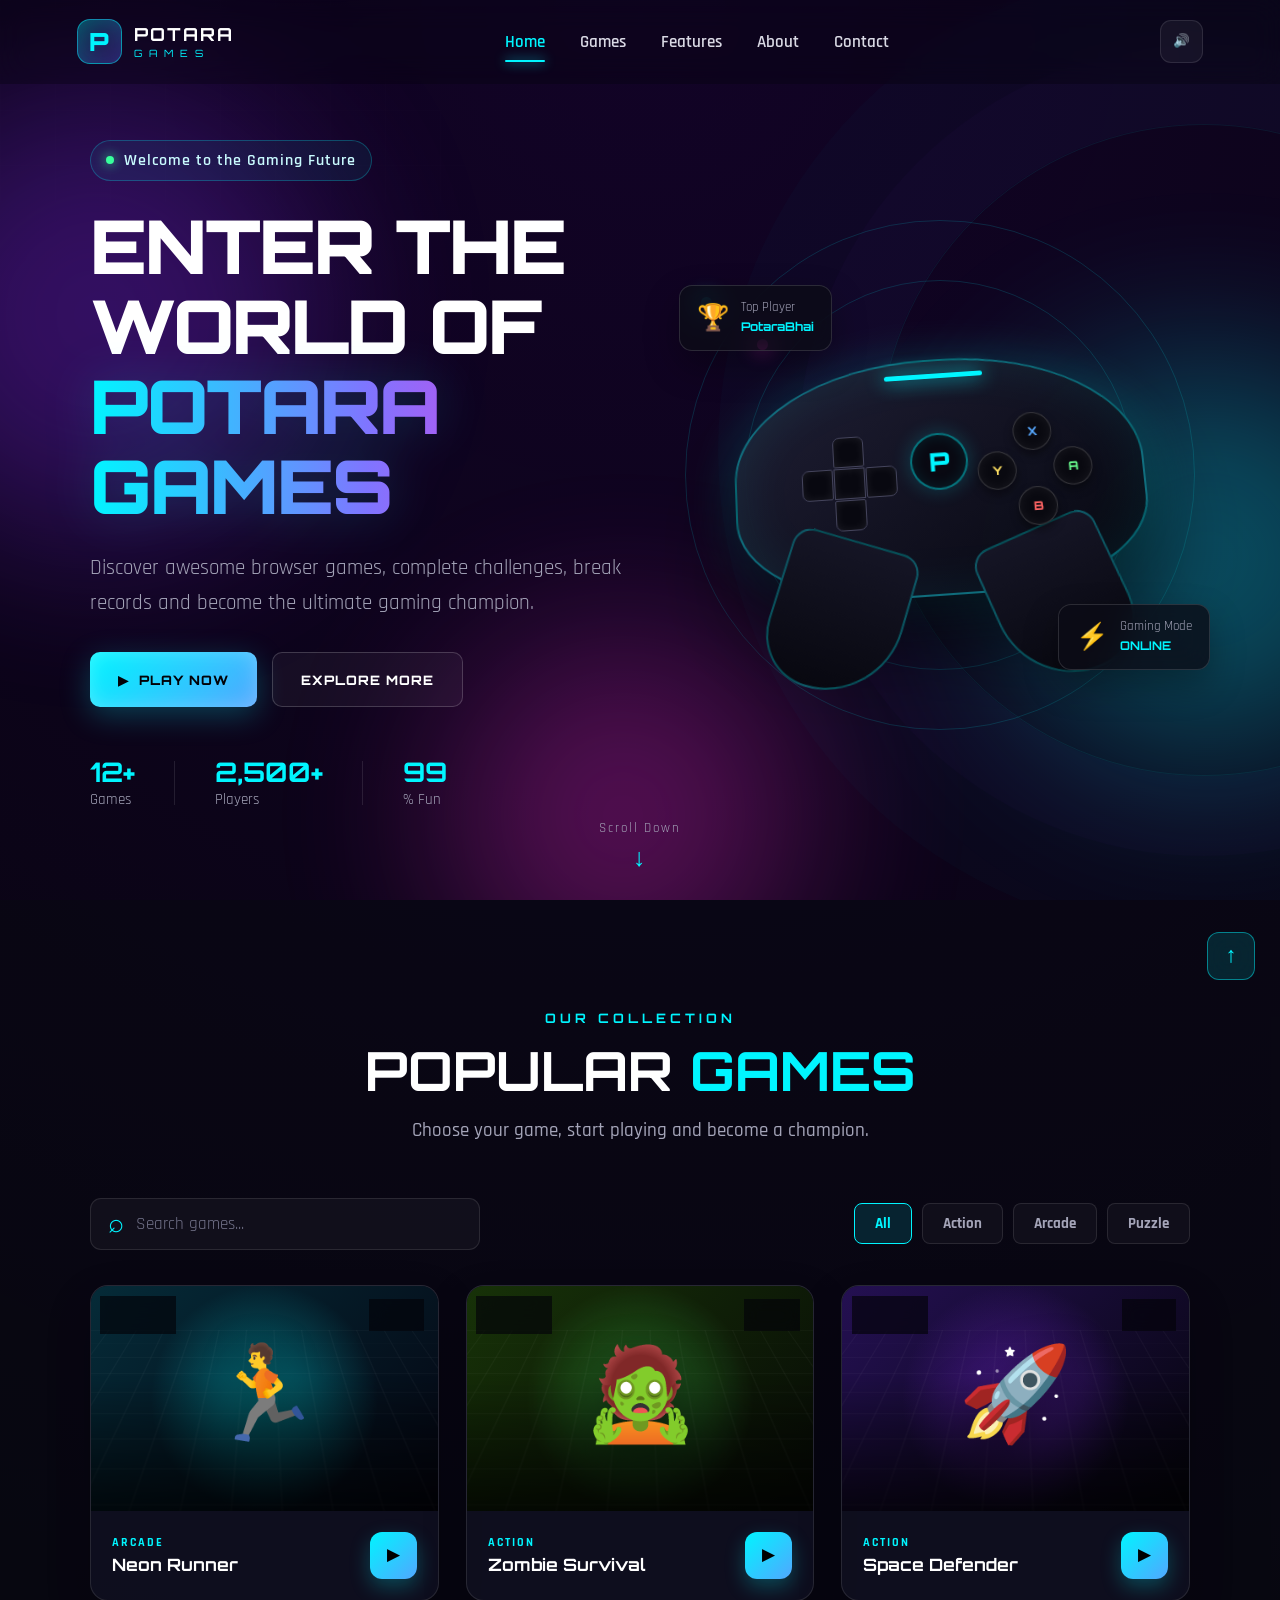
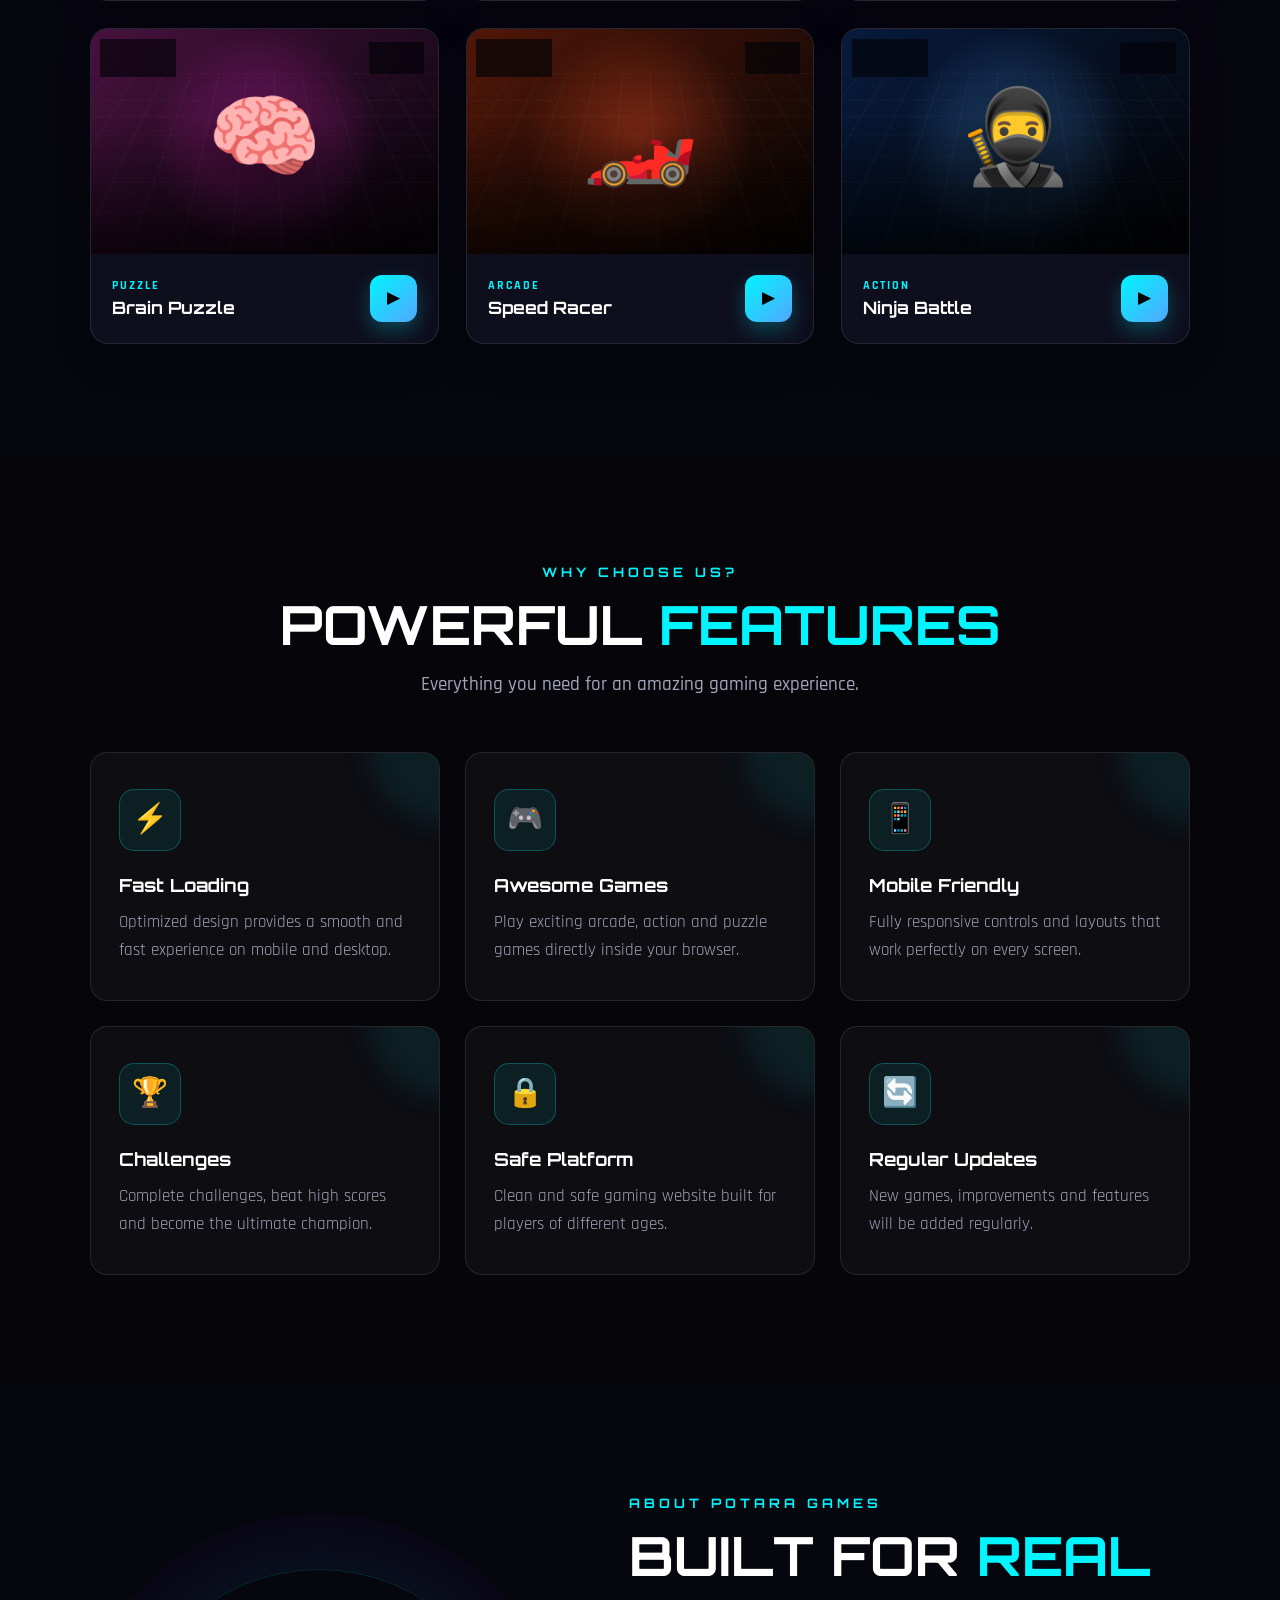
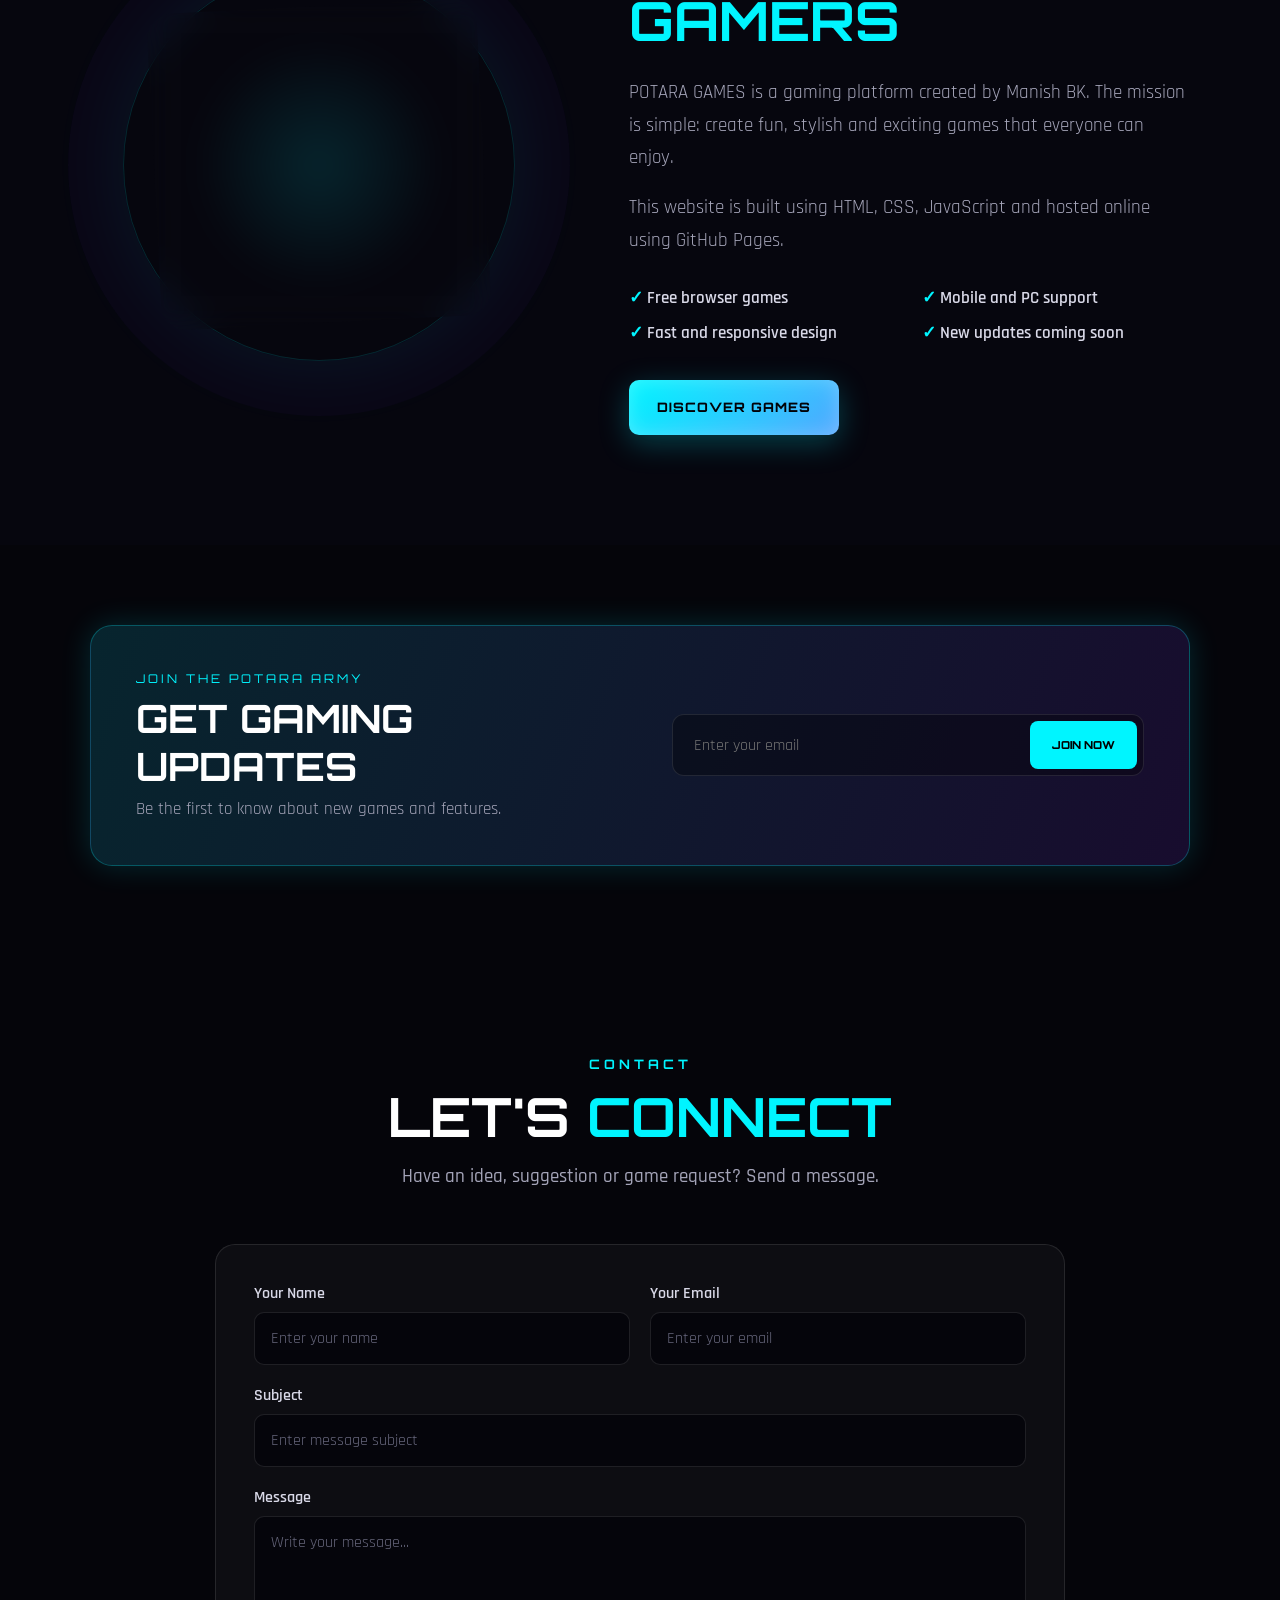
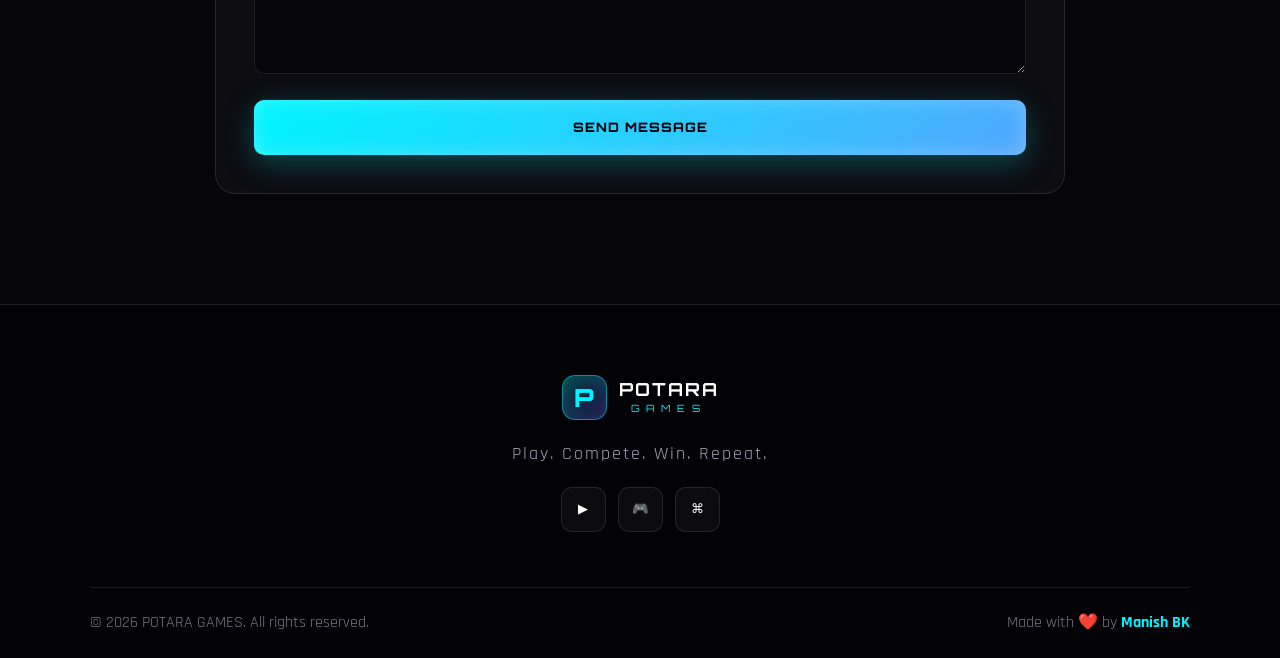
<file: index.html>
<!DOCTYPE html>
<html lang="en">
<head>
    <meta charset="UTF-8">

    <meta
        name="viewport"
        content="width=device-width, initial-scale=1.0"
    >

    <meta
        name="description"
        content="POTARA GAMES - Play amazing browser games for free."
    >

    <title>POTARA GAMES</title>

    <link rel="stylesheet" href="style.css">
</head>

<body>

    <!-- Background Effects -->
    <div class="background-effects">
        <div class="glow glow-one"></div>
        <div class="glow glow-two"></div>
        <div class="glow glow-three"></div>
    </div>

    <!-- Loading Screen -->
    <div id="loader">
        <div class="loader-logo">POTARA</div>

        <div class="loading-bar">
            <div class="loading-progress"></div>
        </div>

        <p>Loading Gaming World...</p>
    </div>

    <!-- Header -->
    <header class="header">

        <a href="#home" class="logo">
            <span class="logo-icon">P</span>

            <div>
                <h1>POTARA</h1>
                <p>GAMES</p>
            </div>
        </a>

        <nav class="navbar" id="navbar">
            <a href="#home" class="nav-link active">Home</a>
            <a href="#games" class="nav-link">Games</a>
            <a href="#features" class="nav-link">Features</a>
            <a href="#about" class="nav-link">About</a>
            <a href="#contact" class="nav-link">Contact</a>
        </nav>

        <div class="header-buttons">

            <button
                class="icon-button"
                id="soundButton"
                title="Sound"
                aria-label="Toggle Sound"
            >
                🔊
            </button>

            <button
                class="menu-button"
                id="menuButton"
                aria-label="Open Menu"
            >
                <span></span>
                <span></span>
                <span></span>
            </button>

        </div>

    </header>

    <main>

        <!-- Hero Section -->
        <section class="hero" id="home">

            <div class="hero-content">

                <div class="hero-badge">
                    <span></span>
                    Welcome to the Gaming Future
                </div>

                <h2>
                    ENTER THE WORLD OF
                    <span>POTARA GAMES</span>
                </h2>

                <p class="hero-description">
                    Discover awesome browser games, complete challenges,
                    break records and become the ultimate gaming champion.
                </p>

                <div class="hero-buttons">

                    <a href="#games" class="primary-button">
                        <span>▶</span>
                        PLAY NOW
                    </a>

                    <a href="#about" class="secondary-button">
                        EXPLORE MORE
                    </a>

                </div>

                <div class="hero-stats">

                    <div class="hero-stat">
                        <strong class="counter" data-target="12">0</strong>
                        <span>Games</span>
                    </div>

                    <div class="hero-stat">
                        <strong class="counter" data-target="2500">0</strong>
                        <span>Players</span>
                    </div>

                    <div class="hero-stat">
                        <strong class="counter" data-target="99">0</strong>
                        <span>% Fun</span>
                    </div>

                </div>

            </div>

            <div class="hero-visual">

                <div class="controller-orbit orbit-one"></div>
                <div class="controller-orbit orbit-two"></div>

                <div class="gaming-controller">
                    <div class="controller-top-light"></div>

                    <div class="left-controls">
                        <span class="up"></span>
                        <span class="left"></span>
                        <span class="center"></span>
                        <span class="right"></span>
                        <span class="down"></span>
                    </div>

                    <div class="controller-center">
                        <div class="controller-logo">P</div>
                    </div>

                    <div class="right-controls">
                        <button class="game-key key-one">X</button>
                        <button class="game-key key-two">Y</button>
                        <button class="game-key key-three">A</button>
                        <button class="game-key key-four">B</button>
                    </div>

                    <div class="controller-handle handle-left"></div>
                    <div class="controller-handle handle-right"></div>
                </div>

                <div class="floating-card floating-card-one">
                    <span>🏆</span>
                    <div>
                        <small>Top Player</small>
                        <strong>PotaraBhai</strong>
                    </div>
                </div>

                <div class="floating-card floating-card-two">
                    <span>⚡</span>
                    <div>
                        <small>Gaming Mode</small>
                        <strong>ONLINE</strong>
                    </div>
                </div>

            </div>

            <a href="#games" class="scroll-down">
                <span>Scroll Down</span>
                <div>↓</div>
            </a>

        </section>

        <!-- Games Section -->
        <section class="section games-section" id="games">

            <div class="section-heading">
                <p>OUR COLLECTION</p>
                <h2>POPULAR <span>GAMES</span></h2>
                <h3>
                    Choose your game, start playing and become a champion.
                </h3>
            </div>

            <div class="game-controls">

                <div class="search-box">
                    <span>⌕</span>

                    <input
                        type="text"
                        id="gameSearch"
                        placeholder="Search games..."
                        autocomplete="off"
                    >
                </div>

                <div class="category-buttons">
                    <button class="category-button active" data-category="all">
                        All
                    </button>

                    <button class="category-button" data-category="action">
                        Action
                    </button>

                    <button class="category-button" data-category="arcade">
                        Arcade
                    </button>

                    <button class="category-button" data-category="puzzle">
                        Puzzle
                    </button>
                </div>

            </div>

            <div class="games-grid" id="gamesGrid">

                <article
                    class="game-card"
                    data-name="Neon Runner"
                    data-category="arcade"
                >
                    <div class="game-image neon-runner">
                        <div class="game-art">🏃</div>

                        <div class="game-status">
                            <span></span>
                            ONLINE
                        </div>

                        <div class="game-rating">⭐ 4.9</div>
                    </div>

                    <div class="game-info">
                        <div>
                            <p>ARCADE</p>
                            <h3>Neon Runner</h3>
                        </div>

                        <button
                            class="play-game-button"
                            data-game="Neon Runner"
                        >
                            ▶
                        </button>
                    </div>
                </article>

                <article
                    class="game-card"
                    data-name="Zombie Survival"
                    data-category="action"
                >
                    <div class="game-image zombie-survival">
                        <div class="game-art">🧟</div>

                        <div class="game-status">
                            <span></span>
                            ONLINE
                        </div>

                        <div class="game-rating">⭐ 4.8</div>
                    </div>

                    <div class="game-info">
                        <div>
                            <p>ACTION</p>
                            <h3>Zombie Survival</h3>
                        </div>

                        <button
                            class="play-game-button"
                            data-game="Zombie Survival"
                        >
                            ▶
                        </button>
                    </div>
                </article>

                <article
                    class="game-card"
                    data-name="Space Defender"
                    data-category="action"
                >
                    <div class="game-image space-defender">
                        <div class="game-art">🚀</div>

                        <div class="game-status">
                            <span></span>
                            ONLINE
                        </div>

                        <div class="game-rating">⭐ 4.7</div>
                    </div>

                    <div class="game-info">
                        <div>
                            <p>ACTION</p>
                            <h3>Space Defender</h3>
                        </div>

                        <button
                            class="play-game-button"
                            data-game="Space Defender"
                        >
                            ▶
                        </button>
                    </div>
                </article>

                <article
                    class="game-card"
                    data-name="Brain Puzzle"
                    data-category="puzzle"
                >
                    <div class="game-image brain-puzzle">
                        <div class="game-art">🧠</div>

                        <div class="game-status">
                            <span></span>
                            ONLINE
                        </div>

                        <div class="game-rating">⭐ 4.6</div>
                    </div>

                    <div class="game-info">
                        <div>
                            <p>PUZZLE</p>
                            <h3>Brain Puzzle</h3>
                        </div>

                        <button
                            class="play-game-button"
                            data-game="Brain Puzzle"
                        >
                            ▶
                        </button>
                    </div>
                </article>

                <article
                    class="game-card"
                    data-name="Speed Racer"
                    data-category="arcade"
                >
                    <div class="game-image speed-racer">
                        <div class="game-art">🏎️</div>

                        <div class="game-status">
                            <span></span>
                            ONLINE
                        </div>

                        <div class="game-rating">⭐ 4.9</div>
                    </div>

                    <div class="game-info">
                        <div>
                            <p>ARCADE</p>
                            <h3>Speed Racer</h3>
                        </div>

                        <button
                            class="play-game-button"
                            data-game="Speed Racer"
                        >
                            ▶
                        </button>
                    </div>
                </article>

                <article
                    class="game-card"
                    data-name="Ninja Battle"
                    data-category="action"
                >
                    <div class="game-image ninja-battle">
                        <div class="game-art">🥷</div>

                        <div class="game-status">
                            <span></span>
                            ONLINE
                        </div>

                        <div class="game-rating">⭐ 4.8</div>
                    </div>

                    <div class="game-info">
                        <div>
                            <p>ACTION</p>
                            <h3>Ninja Battle</h3>
                        </div>

                        <button
                            class="play-game-button"
                            data-game="Ninja Battle"
                        >
                            ▶
                        </button>
                    </div>
                </article>

            </div>

            <p class="no-results" id="noResults">
                No games found 😭
            </p>

        </section>

        <!-- Features Section -->
        <section class="section features-section" id="features">

            <div class="section-heading">
                <p>WHY CHOOSE US?</p>
                <h2>POWERFUL <span>FEATURES</span></h2>
                <h3>
                    Everything you need for an amazing gaming experience.
                </h3>
            </div>

            <div class="features-grid">

                <article class="feature-card">
                    <div class="feature-icon">⚡</div>
                    <h3>Fast Loading</h3>
                    <p>
                        Optimized design provides a smooth and fast experience
                        on mobile and desktop.
                    </p>
                </article>

                <article class="feature-card">
                    <div class="feature-icon">🎮</div>
                    <h3>Awesome Games</h3>
                    <p>
                        Play exciting arcade, action and puzzle games directly
                        inside your browser.
                    </p>
                </article>

                <article class="feature-card">
                    <div class="feature-icon">📱</div>
                    <h3>Mobile Friendly</h3>
                    <p>
                        Fully responsive controls and layouts that work
                        perfectly on every screen.
                    </p>
                </article>

                <article class="feature-card">
                    <div class="feature-icon">🏆</div>
                    <h3>Challenges</h3>
                    <p>
                        Complete challenges, beat high scores and become the
                        ultimate champion.
                    </p>
                </article>

                <article class="feature-card">
                    <div class="feature-icon">🔒</div>
                    <h3>Safe Platform</h3>
                    <p>
                        Clean and safe gaming website built for players of
                        different ages.
                    </p>
                </article>

                <article class="feature-card">
                    <div class="feature-icon">🔄</div>
                    <h3>Regular Updates</h3>
                    <p>
                        New games, improvements and features will be added
                        regularly.
                    </p>
                </article>

            </div>

        </section>

        <!-- About Section -->
        <section class="section about-section" id="about">

            <div class="about-visual">

                <div class="about-box">
                    <div class="about-logo">P</div>

                    <h3>POTARA GAMES</h3>

                    <p>LEVEL UP YOUR WORLD</p>

                    <div class="about-lines">
                        <span></span>
                        <span></span>
                        <span></span>
                    </div>
                </div>

            </div>

            <div class="about-content">
                <p class="mini-heading">ABOUT POTARA GAMES</p>

                <h2>
                    BUILT FOR
                    <span>REAL GAMERS</span>
                </h2>

                <p>
                    POTARA GAMES is a gaming platform created by Manish BK.
                    The mission is simple: create fun, stylish and exciting
                    games that everyone can enjoy.
                </p>

                <p>
                    This website is built using HTML, CSS, JavaScript and
                    hosted online using GitHub Pages.
                </p>

                <div class="about-list">
                    <div>✓ Free browser games</div>
                    <div>✓ Mobile and PC support</div>
                    <div>✓ Fast and responsive design</div>
                    <div>✓ New updates coming soon</div>
                </div>

                <a href="#games" class="primary-button">
                    DISCOVER GAMES
                </a>
            </div>

        </section>

        <!-- Newsletter -->
        <section class="newsletter">

            <div>
                <p>JOIN THE POTARA ARMY</p>
                <h2>GET GAMING UPDATES</h2>
                <span>
                    Be the first to know about new games and features.
                </span>
            </div>

            <form class="newsletter-form" id="newsletterForm">

                <input
                    type="email"
                    id="emailInput"
                    placeholder="Enter your email"
                    required
                >

                <button type="submit">
                    JOIN NOW
                </button>

            </form>

        </section>

        <!-- Contact -->
        <section class="section contact-section" id="contact">

            <div class="section-heading">
                <p>CONTACT</p>
                <h2>LET'S <span>CONNECT</span></h2>
                <h3>
                    Have an idea, suggestion or game request? Send a message.
                </h3>
            </div>

            <form class="contact-form" id="contactForm">

                <div class="input-row">

                    <div class="input-group">
                        <label for="nameInput">Your Name</label>

                        <input
                            type="text"
                            id="nameInput"
                            placeholder="Enter your name"
                            required
                        >
                    </div>

                    <div class="input-group">
                        <label for="contactEmail">Your Email</label>

                        <input
                            type="email"
                            id="contactEmail"
                            placeholder="Enter your email"
                            required
                        >
                    </div>

                </div>

                <div class="input-group">
                    <label for="subjectInput">Subject</label>

                    <input
                        type="text"
                        id="subjectInput"
                        placeholder="Enter message subject"
                        required
                    >
                </div>

                <div class="input-group">
                    <label for="messageInput">Message</label>

                    <textarea
                        id="messageInput"
                        rows="6"
                        placeholder="Write your message..."
                        required
                    ></textarea>
                </div>

                <button class="primary-button form-button" type="submit">
                    SEND MESSAGE
                </button>

            </form>

        </section>

    </main>

    <!-- Footer -->
    <footer class="footer">

        <div class="footer-main">

            <a href="#home" class="logo">
                <span class="logo-icon">P</span>

                <div>
                    <h1>POTARA</h1>
                    <p>GAMES</p>
                </div>
            </a>

            <p>
                Play. Compete. Win. Repeat.
            </p>

            <div class="social-buttons">
                <button title="YouTube">▶</button>
                <button title="Discord">🎮</button>
                <button title="GitHub">⌘</button>
            </div>

        </div>

        <div class="footer-bottom">
            <p>
                © <span id="currentYear"></span> POTARA GAMES.
                All rights reserved.
            </p>

            <p>
                Made with ❤️ by <strong>Manish BK</strong>
            </p>
        </div>

    </footer>

    <!-- Notification -->
    <div class="notification" id="notification">
        <span id="notificationIcon">✓</span>
        <p id="notificationText">Success!</p>
    </div>

    <!-- Back To Top -->
    <button
        class="back-to-top"
        id="backToTop"
        title="Back to top"
    >
        ↑
    </button>

    <script src="script.js"></script>

</body>
</html>
</file>
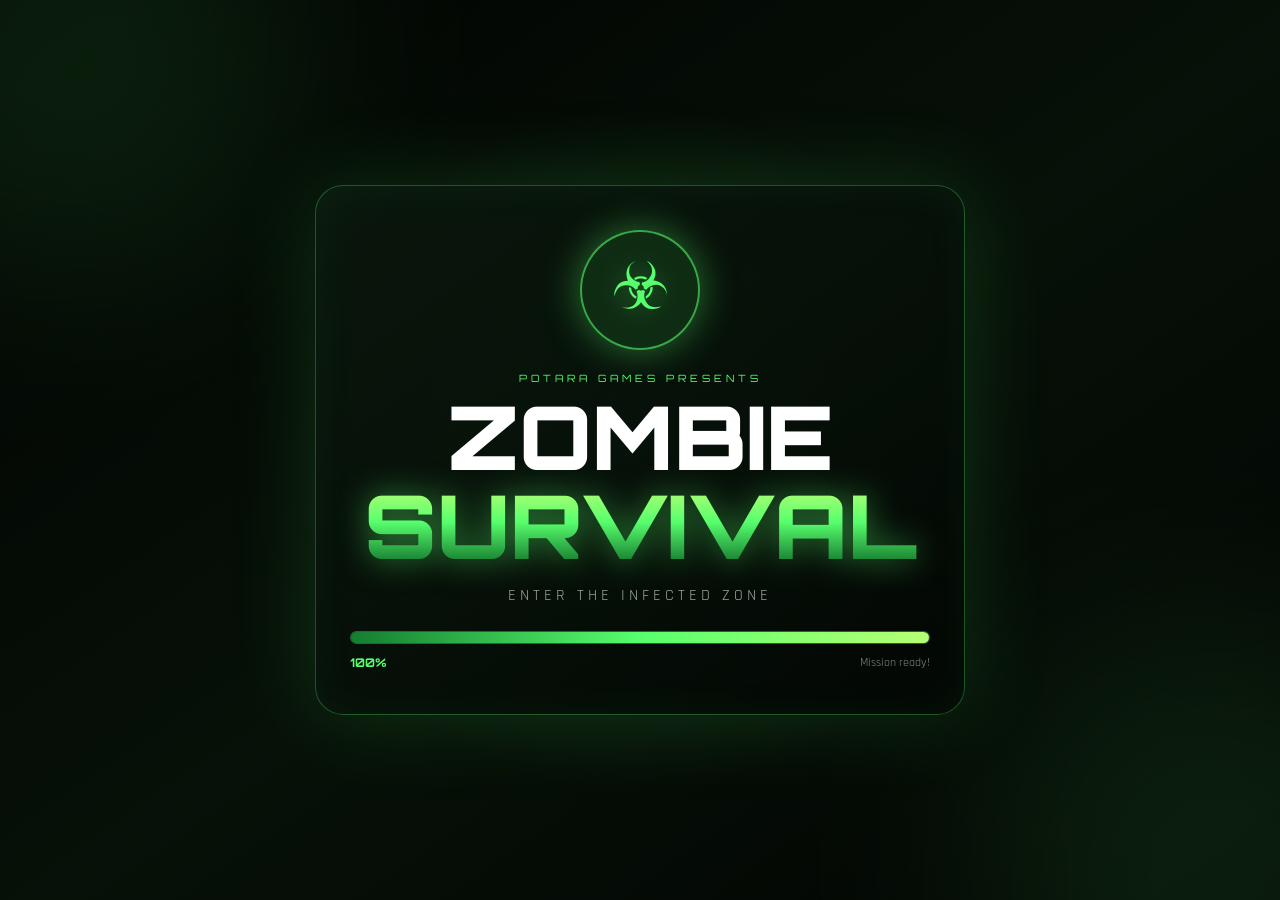
<file: games/zombie-survival/index.html>
<!DOCTYPE html>
<html lang="en">
<head>
  <meta charset="UTF-8">
  <meta name="viewport" content="width=device-width, initial-scale=1.0, maximum-scale=1.0, user-scalable=no">
  <meta name="theme-color" content="#041006">
  <title>Zombie Survival Remastered V5.4 | POTARA GAMES</title>
  <link rel="stylesheet" href="style.css">
</head>
<body>

<div id="rotateScreen">
  <div class="rotate-card">
    <div class="rotate-phone">📱</div>
    <p class="eyebrow">POTARA GAMES</p>
    <h2>ROTATE YOUR PHONE</h2>
    <p>Zombie Survival mobile par sirf landscape mode me chalega.</p>
    <span>↻ Turn your phone sideways</span>
  </div>
</div>

<div id="gameContainer">

  <div id="gameLoader">
    <div class="loader-glow one"></div>
    <div class="loader-glow two"></div>
    <div class="loader-card">
      <div class="bio-logo">☣</div>
      <p class="eyebrow">POTARA GAMES PRESENTS</p>
      <h1>ZOMBIE <span>SURVIVAL</span></h1>
      <p class="loader-subtitle">ENTER THE INFECTED ZONE</p>
      <div class="loading-track"><div id="loaderProgress"></div></div>
      <div class="loading-row">
        <strong id="loaderPercent">0%</strong>
        <span id="loaderStatus">Preparing weapons...</span>
      </div>
    </div>
  </div>

  <canvas id="gameCanvas"></canvas>
  <div id="crosshair"><span></span><span></span></div>
  <div id="damageFlash"></div>
  <div id="combatMessage"></div>

  <header class="topbar">
    <a class="back-btn" href="../../index.html">← POTARA GAMES</a>
    <div class="top-actions">
      <button id="mapButton" aria-label="Open map">🗺️</button>
      <button id="flashlightButton" aria-label="Toggle flashlight">🔦</button>
      <button id="soundButton" aria-label="Toggle sound">🔊</button>
      <button id="pauseButton" aria-label="Pause game">⏸</button>
    </div>
  </header>

  <div id="worldStatus">
    <span id="timeStatus">DAY 1 • 08:00</span>
    <strong id="weatherStatus">☀️ CLEAR</strong>
  </div>

  <section class="hud">
    <div class="health-card">
      <div class="hud-label">❤️ PLAYER HEALTH</div>
      <div class="health-track"><div id="healthFill"></div></div>
      <div class="health-meta">
        <span id="healthText">100 / 100</span>
        <span id="armorText">ARMOR: 0</span>
      </div>
    </div>

    <div class="weapon-card">
      <span id="weaponName">PISTOL</span>
      <strong id="ammoText">12</strong><small id="reserveAmmoText">/ ∞</small>
      <div id="reloadBar"><div id="reloadProgress"></div></div>
      <div class="weapon-slots">
        <button class="weapon-slot active" data-weapon="pistol">1</button>
        <button class="weapon-slot" data-weapon="smg">2</button>
        <button class="weapon-slot" data-weapon="shotgun">3</button>
      </div>
    </div>

    <div class="stats">
      <div><span>🧟</span><small>KILLS</small><strong id="killsText">0</strong></div>
      <div><span>⭐</span><small>SCORE</small><strong id="scoreText">0</strong></div>
      <div><span>🌊</span><small>WAVE</small><strong id="waveText">1</strong></div>
      <div><span>🏆</span><small>BEST</small><strong id="highScoreText">0</strong></div>
      <div><span>🪙</span><small>COINS</small><strong id="coinsText">0</strong></div>
      <div><span>💵</span><small>CASH</small><strong id="cashText">0</strong></div>
      <div><span>⚡</span><small>LEVEL</small><strong id="levelText">1</strong></div>
    </div>
  </section>


  <div id="xpPanel">
    <span>XP</span>
    <div class="xp-track">
      <div id="xpFill"></div>
    </div>
    <strong id="xpText">0 / 100</strong>
  </div>

  <canvas id="miniMap" width="150" height="150"></canvas>
  <div id="bossBar">
    <div class="boss-title">☠ MUTANT BOSS</div>
    <div class="boss-track"><div id="bossFill"></div></div>
  </div>
  <div id="waveBanner"><span>WAVE</span><strong id="waveBannerNumber">1</strong></div>

  <div class="overlay" id="startScreen">
    <div class="panel">
      <div class="bio-logo small">☣</div>
      <p class="eyebrow">POTARA GAMES ORIGINAL</p>
      <h2>ZOMBIE <span>SURVIVAL</span></h2>
      <p class="desc">Explore the infected city, survive zombie waves and become the last survivor.</p>
      <div class="controls-grid">
        <div>⌨️<b>MOVE</b><small>WASD / Arrows</small></div>
        <div>🖱️<b>AIM</b><small>Mouse</small></div>
        <div>🔫<b>SHOOT</b><small>Click / Space • V Melee</small></div>
        <div>📱<b>MOBILE</b><small>Joystick + Shoot</small></div>
      </div>
      <div class="start-actions">
        <button id="startButton" class="main-btn">▶ ENTER INFECTED ZONE</button>
        <button id="fullscreenButton" class="secondary-btn">⛶ FULLSCREEN</button>
      </div>
      <p class="version">VERSION 5.4 COMBAT EVOLUTION</p>
    </div>
  </div>

  <div class="overlay hidden" id="pauseScreen">
    <div class="panel compact">
      <p class="eyebrow">GAME PAUSED</p>
      <h2>SURVIVAL <span>PAUSED</span></h2>
      <button id="resumeButton" class="main-btn">▶ RESUME</button>
      <a href="../../index.html" class="exit-link">← EXIT TO POTARA GAMES</a>
    </div>
  </div>

  <div class="overlay hidden" id="gameOverScreen">
    <div class="panel compact">
      <p class="eyebrow danger">MISSION FAILED</p>
      <h2>GAME <span class="danger">OVER</span></h2>
      <div class="final-grid">
        <div><small>SCORE</small><strong id="finalScore">0</strong></div>
        <div><small>KILLS</small><strong id="finalKills">0</strong></div>
        <div><small>WAVE</small><strong id="finalWave">1</strong></div>
        <div><small>BEST</small><strong id="finalBest">0</strong></div>
      </div>
      <button id="restartButton" class="main-btn">🔄 PLAY AGAIN</button>
      <a href="../../index.html" class="exit-link">← BACK TO POTARA GAMES</a>
    </div>
  </div>

  
  <div class="overlay hidden" id="waveCompleteScreen">
    <div class="panel compact wave-panel">
      <p class="eyebrow">AREA SECURED</p>
      <h2>WAVE <span>COMPLETE</span></h2>

      <div class="final-grid">
        <div><small>WAVE</small><strong id="completeWave">1</strong></div>
        <div><small>KILLS</small><strong id="completeKills">0</strong></div>
        <div><small>COINS</small><strong id="completeCoins">0</strong></div>
        <div><small>SCORE</small><strong id="completeScore">0</strong></div>
      </div>

      <div class="wave-actions">
        <button id="continueWaveButton" class="main-btn">▶ NEXT WAVE</button>
        <button id="openShopButton" class="secondary-btn">🛒 OPEN SHOP</button>
      </div>
    </div>
  </div>

  <div class="overlay hidden" id="shopScreen">
    <div class="panel shop-panel">
      <div class="shop-head">
        <div>
          <p class="eyebrow">POTARA ARMORY</p>
          <h2>WEAPON <span>SHOP</span></h2>
        </div>
        <div class="shop-coins">🪙 <strong id="shopCoins">0</strong></div>
      </div>

      <div class="shop-grid">
        <article class="shop-item">
          <div class="shop-icon">🔫</div>
          <h3>PISTOL DAMAGE</h3>
          <p>Increase pistol damage.</p>
          <span id="pistolDamageLevel">Level 1</span>
          <button data-upgrade="pistolDamage">BUY — <b id="pistolDamageCost">40</b> 🪙</button>
        </article>

        <article class="shop-item">
          <div class="shop-icon">⚡</div>
          <h3>SMG FIRE RATE</h3>
          <p>Shoot faster with the SMG.</p>
          <span id="smgRateLevel">Level 1</span>
          <button data-upgrade="smgRate">BUY — <b id="smgRateCost">60</b> 🪙</button>
        </article>

        <article class="shop-item">
          <div class="shop-icon">💥</div>
          <h3>SHOTGUN POWER</h3>
          <p>More pellet damage.</p>
          <span id="shotgunPowerLevel">Level 1</span>
          <button data-upgrade="shotgunPower">BUY — <b id="shotgunPowerCost">75</b> 🪙</button>
        </article>

        <article class="shop-item">
          <div class="shop-icon">❤️</div>
          <h3>MAX HEALTH</h3>
          <p>Increase maximum health.</p>
          <span id="maxHealthLevel">Level 1</span>
          <button data-upgrade="maxHealth">BUY — <b id="maxHealthCost">50</b> 🪙</button>
        </article>

        <article class="shop-item">
          <div class="shop-icon">🛡️</div>
          <h3>STARTING ARMOR</h3>
          <p>Start every run with armor.</p>
          <span id="armorLevel">Level 0</span>
          <button data-upgrade="armor">BUY — <b id="armorCost">55</b> 🪙</button>
        </article>

        <article class="shop-item">
          <div class="shop-icon">🏃</div>
          <h3>MOVE SPEED</h3>
          <p>Move faster across the city.</p>
          <span id="speedLevel">Level 1</span>
          <button data-upgrade="speed">BUY — <b id="speedCost">65</b> 🪙</button>
        </article>
      </div>

      <div class="shop-footer">
        <button id="closeShopButton" class="main-btn">▶ CONTINUE SURVIVAL</button>
      </div>
    </div>
  </div>


  
  <div id="questTracker">
    <span>ACTIVE QUEST</span>
    <strong id="questTitle">No active quest</strong>
    <small id="questProgress">Talk to the Quest Officer</small>
  </div>

  <div class="overlay hidden" id="npcShopScreen">
    <div class="panel npc-shop-panel">
      <div class="npc-shop-head">
        <div>
          <p class="eyebrow" id="npcShopEyebrow">CITY TRADER</p>
          <h2 id="npcShopTitle">SUPPLY <span>SHOP</span></h2>
        </div>
        <div class="npc-shop-cash">💵 <strong id="npcShopCash">0</strong></div>
      </div>

      <p class="npc-dialogue" id="npcDialogue">
        Supplies are limited. Spend wisely.
      </p>

      <div class="npc-shop-grid" id="npcShopGrid"></div>

      <button id="closeNpcShopButton" class="main-btn">← LEAVE SHOP</button>
    </div>
  </div>

  <div class="overlay hidden" id="questScreen">
    <div class="panel quest-panel">
      <div class="quest-head">
        <div>
          <p class="eyebrow">CITY SURVIVAL NETWORK</p>
          <h2>QUEST <span>CENTER</span></h2>
        </div>
        <button id="closeQuestButton" class="inventory-close">✕</button>
      </div>

      <p class="npc-dialogue">
        Complete missions to earn cash and rare supplies.
      </p>

      <div class="quest-list" id="questList"></div>
    </div>
  </div>

  
  <div class="overlay hidden" id="worldMapScreen">
    <div class="panel world-map-panel">
      <div class="world-map-head">
        <div>
          <p class="eyebrow">INFECTED CITY NAVIGATION</p>
          <h2>WORLD <span>MAP</span></h2>
        </div>
        <button id="closeWorldMapButton" class="inventory-close">✕</button>
      </div>

      <p class="map-help">
        Click any building to set a waypoint. Press M to close.
      </p>

      <div class="world-map-wrap">
        <canvas id="worldMapCanvas" width="900" height="620"></canvas>
      </div>

      <div class="map-legend">
        <span class="legend hospital">H Hospital</span>
        <span class="legend police">P Police</span>
        <span class="legend weapon">G Weapon Shop</span>
        <span class="legend store">S General Store</span>
        <span class="legend safe">⌂ Safe House</span>
        <span class="legend gas">⛽ Gas Station</span>
        <span class="legend warehouse">W Warehouse</span>
        <span class="legend quest">! Quest Center</span>
      </div>

      <button id="clearWaypointButton" class="secondary-btn">
        ✕ CLEAR WAYPOINT
      </button>
    </div>
  </div>

  <div id="missionPanel">
    <span>MISSION</span>
    <strong id="missionText">Search a building for supplies</strong>
  </div>

  <div id="interactPrompt">
    <kbd>E</kbd>
    <span id="interactText">ENTER BUILDING</span>
  </div>

  <div class="overlay hidden" id="inventoryScreen">
    <div class="panel inventory-panel">
      <div class="inventory-head">
        <div>
          <p class="eyebrow">SURVIVOR EQUIPMENT</p>
          <h2>INVEN<span>TORY</span></h2>
        </div>
        <button id="closeInventoryButton" class="inventory-close">✕</button>
      </div>

      <div class="inventory-layout">
        <section class="inventory-grid" id="inventoryGrid"></section>

        <aside class="inventory-info">
          <div class="inventory-character">🧍‍♂️</div>
          <h3 id="selectedItemName">SELECT AN ITEM</h3>
          <p id="selectedItemDescription">
            Loot buildings and crates to collect survival supplies.
          </p>
          <button id="useItemButton" disabled>USE ITEM</button>
        </aside>
      </div>

      <p class="inventory-help">
        PC: TAB / I to close • Mobile: tap the backpack button
      </p>
    </div>
  </div>

<div class="mobile-controls">
    <div id="joystickArea">
      <div class="joystick-base">
        <div id="joystickStick"></div>
      </div>
    </div>
    <div class="mobile-actions">
      <button id="meleeButton">🔪<span>MELEE</span></button>
      <button id="inventoryButton">🎒<span>BAG</span></button>
      <button id="interactButton">✋<span>USE</span></button>
      <button id="weaponButton">🔁<span>WEAPON</span></button>
      <button id="reloadButton">↻<span>RELOAD</span></button>
      <button id="shootButton">🔫<span>SHOOT</span></button>
    </div>
  </div>

</div>

<script src="script.js"></script>
</body>
</html>
</file>
<file: style.css>
@import url(
    "https://fonts.googleapis.com/css2?family=Orbitron:wght@400;500;600;700;800;900&family=Rajdhani:wght@400;500;600;700&display=swap"
);

:root {
    --primary: #00f5ff;
    --secondary: #8b2cff;
    --pink: #ff2bd6;
    --green: #38ff9c;
    --dark: #05050a;
    --dark-two: #090913;
    --card: rgba(18, 18, 34, 0.82);
    --border: rgba(255, 255, 255, 0.1);
    --white: #ffffff;
    --muted: #a4a4b8;
    --shadow: 0 0 30px rgba(0, 245, 255, 0.16);
}

* {
    margin: 0;
    padding: 0;
    box-sizing: border-box;
}

html {
    scroll-behavior: smooth;
}

body {
    min-height: 100vh;
    overflow-x: hidden;
    background:
        radial-gradient(
            circle at top,
            rgba(38, 0, 82, 0.4),
            transparent 35%
        ),
        var(--dark);
    color: var(--white);
    font-family: "Rajdhani", Arial, sans-serif;
}

button,
input,
textarea {
    font-family: inherit;
}

button,
a {
    -webkit-tap-highlight-color: transparent;
}

button {
    color: inherit;
}

a {
    color: inherit;
    text-decoration: none;
}

::selection {
    background: var(--primary);
    color: #000;
}

::-webkit-scrollbar {
    width: 9px;
}

::-webkit-scrollbar-track {
    background: #05050a;
}

::-webkit-scrollbar-thumb {
    border-radius: 10px;
    background: linear-gradient(
        var(--primary),
        var(--secondary)
    );
}

/* Loader */

#loader {
    position: fixed;
    inset: 0;
    z-index: 99999;
    display: flex;
    flex-direction: column;
    justify-content: center;
    align-items: center;
    background: #030307;
    transition:
        opacity 0.5s ease,
        visibility 0.5s ease;
}

#loader.hide-loader {
    opacity: 0;
    visibility: hidden;
}

.loader-logo {
    font-family: "Orbitron", sans-serif;
    font-size: clamp(42px, 8vw, 85px);
    font-weight: 900;
    letter-spacing: 8px;
    color: transparent;
    -webkit-text-stroke: 2px var(--primary);
    filter: drop-shadow(0 0 16px var(--primary));
    animation: loaderPulse 1.2s infinite alternate;
}

.loading-bar {
    width: min(330px, 75vw);
    height: 7px;
    margin-top: 30px;
    overflow: hidden;
    border: 1px solid rgba(0, 245, 255, 0.4);
    border-radius: 20px;
    background: #111;
}

.loading-progress {
    width: 0;
    height: 100%;
    border-radius: 20px;
    background: linear-gradient(
        90deg,
        var(--primary),
        var(--secondary),
        var(--pink)
    );
    animation: loading 1.8s forwards;
}

#loader p {
    margin-top: 15px;
    color: var(--muted);
    letter-spacing: 2px;
}

@keyframes loaderPulse {
    to {
        filter:
            drop-shadow(0 0 25px var(--primary))
            drop-shadow(0 0 45px var(--secondary));
    }
}

@keyframes loading {
    to {
        width: 100%;
    }
}

/* Background */

.background-effects {
    position: fixed;
    inset: 0;
    z-index: -5;
    overflow: hidden;
    pointer-events: none;
}

.background-effects::before {
    content: "";
    position: absolute;
    inset: 0;
    opacity: 0.12;
    background-image:
        linear-gradient(
            rgba(255, 255, 255, 0.04) 1px,
            transparent 1px
        ),
        linear-gradient(
            90deg,
            rgba(255, 255, 255, 0.04) 1px,
            transparent 1px
        );
    background-size: 55px 55px;
    mask-image: linear-gradient(
        to bottom,
        black,
        transparent 90%
    );
}

.glow {
    position: absolute;
    border-radius: 50%;
    filter: blur(90px);
    opacity: 0.3;
    animation: glowMove 10s ease-in-out infinite alternate;
}

.glow-one {
    top: 10%;
    left: -10%;
    width: 450px;
    height: 450px;
    background: var(--secondary);
}

.glow-two {
    top: 40%;
    right: -10%;
    width: 400px;
    height: 400px;
    background: var(--primary);
    animation-delay: 2s;
}

.glow-three {
    bottom: -10%;
    left: 35%;
    width: 350px;
    height: 350px;
    background: var(--pink);
    animation-delay: 4s;
}

@keyframes glowMove {
    to {
        transform: translate(80px, 70px) scale(1.2);
    }
}

/* Header */

.header {
    position: fixed;
    top: 0;
    left: 0;
    z-index: 1000;
    width: 100%;
    height: 84px;
    display: flex;
    justify-content: space-between;
    align-items: center;
    padding: 0 6%;
    border-bottom: 1px solid transparent;
    background: rgba(5, 5, 10, 0.3);
    backdrop-filter: blur(14px);
    transition: 0.3s ease;
}

.header.scrolled {
    height: 72px;
    border-color: var(--border);
    background: rgba(5, 5, 10, 0.88);
    box-shadow: 0 10px 40px rgba(0, 0, 0, 0.35);
}

.logo {
    display: flex;
    align-items: center;
    gap: 12px;
}

.logo-icon {
    width: 45px;
    height: 45px;
    display: grid;
    place-items: center;
    border: 1px solid rgba(0, 245, 255, 0.5);
    border-radius: 13px;
    background:
        linear-gradient(
            135deg,
            rgba(0, 245, 255, 0.25),
            rgba(139, 44, 255, 0.25)
        );
    box-shadow: inset 0 0 20px rgba(0, 245, 255, 0.15);
    color: var(--primary);
    font-family: "Orbitron", sans-serif;
    font-size: 25px;
    font-weight: 900;
}

.logo h1 {
    color: var(--white);
    font-family: "Orbitron", sans-serif;
    font-size: 18px;
    line-height: 1;
    letter-spacing: 2px;
}

.logo p {
    margin-top: 4px;
    color: var(--primary);
    font-family: "Orbitron", sans-serif;
    font-size: 10px;
    letter-spacing: 7px;
}

.navbar {
    display: flex;
    align-items: center;
    gap: 35px;
}

.nav-link {
    position: relative;
    color: #d9d9e4;
    font-size: 17px;
    font-weight: 600;
    transition: color 0.3s;
}

.nav-link::after {
    content: "";
    position: absolute;
    left: 50%;
    bottom: -9px;
    width: 0;
    height: 2px;
    border-radius: 5px;
    background: var(--primary);
    box-shadow: 0 0 12px var(--primary);
    transform: translateX(-50%);
    transition: width 0.3s;
}

.nav-link:hover,
.nav-link.active {
    color: var(--primary);
}

.nav-link:hover::after,
.nav-link.active::after {
    width: 100%;
}

.header-buttons {
    display: flex;
    align-items: center;
    gap: 12px;
}

.icon-button,
.menu-button {
    width: 43px;
    height: 43px;
    border: 1px solid var(--border);
    border-radius: 11px;
    background: rgba(255, 255, 255, 0.05);
    cursor: pointer;
    transition: 0.3s;
}

.icon-button:hover,
.menu-button:hover {
    border-color: var(--primary);
    box-shadow: 0 0 18px rgba(0, 245, 255, 0.25);
}

.menu-button {
    display: none;
    flex-direction: column;
    justify-content: center;
    align-items: center;
    gap: 5px;
}

.menu-button span {
    width: 21px;
    height: 2px;
    border-radius: 2px;
    background: var(--white);
    transition: 0.3s;
}

.menu-button.active span:nth-child(1) {
    transform: translateY(7px) rotate(45deg);
}

.menu-button.active span:nth-child(2) {
    opacity: 0;
}

.menu-button.active span:nth-child(3) {
    transform: translateY(-7px) rotate(-45deg);
}

/* Hero */

.hero {
    position: relative;
    min-height: 100vh;
    display: grid;
    grid-template-columns: 1.05fr 0.95fr;
    align-items: center;
    gap: 45px;
    padding: 130px 7% 80px;
    overflow: hidden;
}

.hero::after {
    content: "";
    position: absolute;
    right: -250px;
    top: 50%;
    z-index: -1;
    width: 650px;
    height: 650px;
    border: 1px solid rgba(0, 245, 255, 0.08);
    border-radius: 50%;
    transform: translateY(-50%);
    box-shadow:
        0 0 0 80px rgba(139, 44, 255, 0.025),
        0 0 0 160px rgba(0, 245, 255, 0.018);
}

.hero-content {
    max-width: 730px;
}

.hero-badge {
    width: fit-content;
    display: flex;
    align-items: center;
    gap: 10px;
    margin-bottom: 25px;
    padding: 9px 15px;
    border: 1px solid rgba(0, 245, 255, 0.25);
    border-radius: 30px;
    background: rgba(0, 245, 255, 0.06);
    color: #c9fbff;
    font-weight: 600;
    letter-spacing: 1px;
}

.hero-badge span {
    width: 8px;
    height: 8px;
    border-radius: 50%;
    background: var(--green);
    box-shadow: 0 0 12px var(--green);
    animation: blink 1.2s infinite;
}

@keyframes blink {
    50% {
        opacity: 0.3;
    }
}

.hero h2 {
    font-family: "Orbitron", sans-serif;
    font-size: clamp(42px, 5.8vw, 82px);
    font-weight: 900;
    line-height: 1.08;
    letter-spacing: -2px;
}

.hero h2 span {
    display: block;
    color: transparent;
    background: linear-gradient(
        90deg,
        var(--primary),
        #7f75ff,
        var(--pink)
    );
    -webkit-background-clip: text;
    background-clip: text;
    filter: drop-shadow(0 0 25px rgba(0, 245, 255, 0.18));
}

.hero-description {
    max-width: 650px;
    margin: 25px 0 32px;
    color: var(--muted);
    font-size: 21px;
    line-height: 1.65;
}

.hero-buttons {
    display: flex;
    flex-wrap: wrap;
    gap: 15px;
}

.primary-button,
.secondary-button {
    min-height: 55px;
    display: inline-flex;
    justify-content: center;
    align-items: center;
    gap: 10px;
    padding: 0 28px;
    border-radius: 10px;
    font-family: "Orbitron", sans-serif;
    font-size: 13px;
    font-weight: 800;
    letter-spacing: 1px;
    cursor: pointer;
    transition:
        transform 0.3s,
        box-shadow 0.3s,
        border-color 0.3s;
}

.primary-button {
    border: none;
    background: linear-gradient(
        135deg,
        var(--primary),
        #51a7ff
    );
    box-shadow:
        0 8px 30px rgba(0, 245, 255, 0.25),
        inset 0 0 20px rgba(255, 255, 255, 0.25);
    color: #020207;
}

.secondary-button {
    border: 1px solid rgba(255, 255, 255, 0.18);
    background: rgba(255, 255, 255, 0.045);
    color: var(--white);
}

.primary-button:hover,
.secondary-button:hover {
    transform: translateY(-5px);
}

.primary-button:hover {
    box-shadow:
        0 15px 45px rgba(0, 245, 255, 0.42),
        inset 0 0 20px rgba(255, 255, 255, 0.3);
}

.secondary-button:hover {
    border-color: var(--primary);
    box-shadow: 0 10px 35px rgba(0, 245, 255, 0.14);
}

.hero-stats {
    display: flex;
    gap: 40px;
    margin-top: 48px;
}

.hero-stat {
    position: relative;
    padding-right: 40px;
}

.hero-stat:not(:last-child)::after {
    content: "";
    position: absolute;
    right: 0;
    top: 10%;
    width: 1px;
    height: 80%;
    background: var(--border);
}

.hero-stat strong {
    display: block;
    color: var(--primary);
    font-family: "Orbitron", sans-serif;
    font-size: 27px;
}

.hero-stat span {
    color: var(--muted);
    font-size: 15px;
}

/* Controller */

.hero-visual {
    position: relative;
    min-height: 540px;
    display: grid;
    place-items: center;
    perspective: 1000px;
}

.gaming-controller {
    position: relative;
    z-index: 3;
    width: 410px;
    height: 240px;
    border: 2px solid rgba(0, 245, 255, 0.38);
    border-radius: 48% 48% 36% 36%;
    background:
        linear-gradient(
            145deg,
            rgba(32, 32, 54, 0.95),
            rgba(5, 5, 13, 0.97)
        );
    box-shadow:
        0 45px 90px rgba(0, 0, 0, 0.65),
        0 0 50px rgba(0, 245, 255, 0.2),
        inset 0 0 55px rgba(0, 245, 255, 0.08);
    transform: rotateX(10deg) rotateZ(-4deg);
    animation: controllerFloat 4s ease-in-out infinite;
}

.gaming-controller::before,
.gaming-controller::after {
    content: "";
    position: absolute;
    bottom: -88px;
    z-index: -1;
    width: 125px;
    height: 145px;
    border: 2px solid rgba(0, 245, 255, 0.3);
    background: linear-gradient(
        to bottom,
        #151525,
        #080810
    );
}

.gaming-controller::before {
    left: 30px;
    border-radius: 20px 20px 80px 55px;
    transform: rotate(20deg);
}

.gaming-controller::after {
    right: 30px;
    border-radius: 20px 20px 55px 80px;
    transform: rotate(-20deg);
}

@keyframes controllerFloat {
    0%,
    100% {
        transform:
            rotateX(10deg)
            rotateZ(-4deg)
            translateY(0);
    }

    50% {
        transform:
            rotateX(8deg)
            rotateZ(-2deg)
            translateY(-18px);
    }
}

.controller-top-light {
    position: absolute;
    top: 13px;
    left: 50%;
    width: 100px;
    height: 5px;
    border-radius: 10px;
    background: var(--primary);
    box-shadow: 0 0 20px var(--primary);
    transform: translateX(-50%);
}

.left-controls {
    position: absolute;
    left: 65px;
    top: 73px;
    width: 95px;
    height: 95px;
}

.left-controls span {
    position: absolute;
    width: 31px;
    height: 31px;
    border: 1px solid #44445c;
    background: #080810;
    box-shadow: inset 0 0 10px rgba(255, 255, 255, 0.08);
}

.left-controls .up {
    top: 0;
    left: 32px;
    border-radius: 7px 7px 2px 2px;
}

.left-controls .left {
    left: 0;
    top: 32px;
    border-radius: 7px 2px 2px 7px;
}

.left-controls .center {
    top: 32px;
    left: 32px;
}

.left-controls .right {
    right: 0;
    top: 32px;
    border-radius: 2px 7px 7px 2px;
}

.left-controls .down {
    bottom: 0;
    left: 32px;
    border-radius: 2px 2px 7px 7px;
}

.controller-center {
    position: absolute;
    left: 50%;
    top: 75px;
    transform: translateX(-50%);
}

.controller-logo {
    width: 58px;
    height: 58px;
    display: grid;
    place-items: center;
    border: 2px solid rgba(0, 245, 255, 0.45);
    border-radius: 50%;
    background: #090912;
    box-shadow:
        0 0 20px rgba(0, 245, 255, 0.2),
        inset 0 0 15px rgba(0, 245, 255, 0.1);
    color: var(--primary);
    font-family: "Orbitron", sans-serif;
    font-size: 26px;
    font-weight: 900;
}

.right-controls {
    position: absolute;
    right: 50px;
    top: 60px;
    width: 115px;
    height: 115px;
}

.game-key {
    position: absolute;
    width: 39px;
    height: 39px;
    border: 1px solid rgba(255, 255, 255, 0.18);
    border-radius: 50%;
    background: #090910;
    font-family: "Orbitron", sans-serif;
    font-size: 12px;
    font-weight: 800;
    cursor: pointer;
    box-shadow:
        inset 0 0 13px rgba(255, 255, 255, 0.06),
        0 5px 10px rgba(0, 0, 0, 0.4);
    transition: transform 0.15s;
}

.game-key:active {
    transform: scale(0.86);
}

.key-one {
    top: 0;
    left: 38px;
    color: #57a8ff;
}

.key-two {
    top: 38px;
    left: 0;
    color: #ffe062;
}

.key-three {
    top: 38px;
    right: 0;
    color: #69ff8f;
}

.key-four {
    bottom: 0;
    left: 38px;
    color: #ff6464;
}

.controller-orbit {
    position: absolute;
    border: 1px solid rgba(0, 245, 255, 0.15);
    border-radius: 50%;
    animation: orbitRotate 15s linear infinite;
}

.controller-orbit::before {
    content: "";
    position: absolute;
    top: 15%;
    left: 3%;
    width: 11px;
    height: 11px;
    border-radius: 50%;
    background: var(--primary);
    box-shadow: 0 0 20px var(--primary);
}

.orbit-one {
    width: 510px;
    height: 510px;
}

.orbit-two {
    width: 390px;
    height: 390px;
    animation-direction: reverse;
    animation-duration: 11s;
}

.orbit-two::before {
    background: var(--pink);
    box-shadow: 0 0 20px var(--pink);
}

@keyframes orbitRotate {
    to {
        transform: rotate(360deg);
    }
}

.floating-card {
    position: absolute;
    z-index: 5;
    display: flex;
    align-items: center;
    gap: 12px;
    padding: 13px 17px;
    border: 1px solid rgba(255, 255, 255, 0.13);
    border-radius: 13px;
    background: rgba(12, 12, 23, 0.78);
    backdrop-filter: blur(15px);
    box-shadow: 0 15px 35px rgba(0, 0, 0, 0.3);
    animation: smallFloat 3s ease-in-out infinite alternate;
}

.floating-card > span {
    font-size: 26px;
}

.floating-card small {
    display: block;
    color: var(--muted);
}

.floating-card strong {
    color: var(--primary);
    font-family: "Orbitron", sans-serif;
    font-size: 12px;
}

.floating-card-one {
    top: 80px;
    left: -10px;
}

.floating-card-two {
    right: -20px;
    bottom: 75px;
    animation-delay: 1s;
}

@keyframes smallFloat {
    to {
        transform: translateY(-12px);
    }
}

.scroll-down {
    position: absolute;
    bottom: 25px;
    left: 50%;
    display: flex;
    flex-direction: column;
    align-items: center;
    gap: 7px;
    color: var(--muted);
    font-size: 13px;
    letter-spacing: 2px;
    transform: translateX(-50%);
}

.scroll-down div {
    color: var(--primary);
    font-size: 25px;
    animation: scrollBounce 1.4s infinite;
}

@keyframes scrollBounce {
    50% {
        transform: translateY(7px);
    }
}

/* Sections */

.section {
    position: relative;
    padding: 110px 7%;
}

.section-heading {
    max-width: 750px;
    margin: 0 auto 55px;
    text-align: center;
}

.section-heading > p,
.mini-heading {
    margin-bottom: 12px;
    color: var(--primary);
    font-family: "Orbitron", sans-serif;
    font-size: 13px;
    font-weight: 700;
    letter-spacing: 4px;
}

.section-heading h2,
.about-content h2 {
    font-family: "Orbitron", sans-serif;
    font-size: clamp(32px, 5vw, 54px);
    line-height: 1.2;
}

.section-heading h2 span,
.about-content h2 span {
    color: var(--primary);
}

.section-heading h3 {
    margin-top: 15px;
    color: var(--muted);
    font-size: 19px;
    font-weight: 500;
}

/* Game Controls */

.games-section {
    background: rgba(9, 9, 19, 0.6);
}

.game-controls {
    display: flex;
    justify-content: space-between;
    align-items: center;
    gap: 25px;
    margin-bottom: 35px;
}

.search-box {
    width: min(390px, 100%);
    min-height: 52px;
    display: flex;
    align-items: center;
    gap: 12px;
    padding: 0 17px;
    border: 1px solid var(--border);
    border-radius: 11px;
    background: rgba(255, 255, 255, 0.04);
    transition: border-color 0.3s;
}

.search-box:focus-within {
    border-color: var(--primary);
    box-shadow: 0 0 20px rgba(0, 245, 255, 0.09);
}

.search-box span {
    color: var(--primary);
    font-size: 27px;
}

.search-box input {
    width: 100%;
    border: none;
    outline: none;
    background: transparent;
    color: var(--white);
    font-size: 17px;
}

.search-box input::placeholder {
    color: #74748b;
}

.category-buttons {
    display: flex;
    flex-wrap: wrap;
    gap: 10px;
}

.category-button {
    padding: 10px 20px;
    border: 1px solid var(--border);
    border-radius: 8px;
    background: rgba(255, 255, 255, 0.035);
    color: var(--muted);
    font-size: 15px;
    font-weight: 700;
    cursor: pointer;
    transition: 0.3s;
}

.category-button:hover,
.category-button.active {
    border-color: var(--primary);
    background: rgba(0, 245, 255, 0.12);
    color: var(--primary);
}

/* Game Cards */

.games-grid {
    display: grid;
    grid-template-columns: repeat(3, 1fr);
    gap: 27px;
}

.game-card {
    overflow: hidden;
    border: 1px solid var(--border);
    border-radius: 18px;
    background: var(--card);
    box-shadow: 0 18px 45px rgba(0, 0, 0, 0.2);
    transition:
        transform 0.35s,
        border-color 0.35s,
        box-shadow 0.35s;
}

.game-card:hover {
    border-color: rgba(0, 245, 255, 0.45);
    box-shadow:
        0 25px 50px rgba(0, 0, 0, 0.38),
        0 0 30px rgba(0, 245, 255, 0.1);
    transform: translateY(-12px);
}

.game-card.hide-card {
    display: none;
}

.game-image {
    position: relative;
    height: 225px;
    display: grid;
    place-items: center;
    overflow: hidden;
}

.game-image::before {
    content: "";
    position: absolute;
    inset: 0;
    opacity: 0.5;
    background-image:
        linear-gradient(
            rgba(255, 255, 255, 0.06) 1px,
            transparent 1px
        ),
        linear-gradient(
            90deg,
            rgba(255, 255, 255, 0.06) 1px,
            transparent 1px
        );
    background-size: 26px 26px;
    transform: perspective(400px) rotateX(55deg) scale(1.4);
}

.game-image::after {
    content: "";
    position: absolute;
    inset: auto 0 0;
    height: 60%;
    background: linear-gradient(transparent, rgba(0, 0, 0, 0.7));
}

.neon-runner {
    background:
        radial-gradient(circle, rgba(0, 245, 255, 0.38), transparent 55%),
        linear-gradient(135deg, #052b38, #050511);
}

.zombie-survival {
    background:
        radial-gradient(circle, rgba(74, 255, 97, 0.33), transparent 55%),
        linear-gradient(135deg, #173208, #070a06);
}

.space-defender {
    background:
        radial-gradient(circle, rgba(139, 44, 255, 0.4), transparent 55%),
        linear-gradient(135deg, #241052, #05050c);
}

.brain-puzzle {
    background:
        radial-gradient(circle, rgba(255, 43, 214, 0.35), transparent 55%),
        linear-gradient(135deg, #47113f, #08050a);
}

.speed-racer {
    background:
        radial-gradient(circle, rgba(255, 83, 43, 0.38), transparent 55%),
        linear-gradient(135deg, #501708, #090505);
}

.ninja-battle {
    background:
        radial-gradient(circle, rgba(81, 167, 255, 0.35), transparent 55%),
        linear-gradient(135deg, #071b3d, #050508);
}

.game-art {
    position: relative;
    z-index: 2;
    font-size: 92px;
    filter: drop-shadow(0 15px 20px rgba(0, 0, 0, 0.5));
    transition: transform 0.4s;
}

.game-card:hover .game-art {
    transform: scale(1.16) rotate(-5deg);
}

.game-status,
.game-rating {
    position: absolute;
    top: 14px;
    z-index: 3;
    padding: 7px 10px;
    border: 1px solid rgba(255, 255, 255, 0.13);
    border-radius: 7px;
    background: rgba(4, 4, 9, 0.68);
    backdrop-filter: blur(8px);
    font-size: 12px;
    font-weight: 700;
}

.game-status {
    left: 14px;
    display: flex;
    align-items: center;
    gap: 7px;
    color: var(--green);
}

.game-status span {
    width: 7px;
    height: 7px;
    border-radius: 50%;
    background: var(--green);
    box-shadow: 0 0 10px var(--green);
}

.game-rating {
    right: 14px;
}

.game-info {
    display: flex;
    justify-content: space-between;
    align-items: center;
    padding: 21px;
}

.game-info p {
    color: var(--primary);
    font-size: 12px;
    font-weight: 700;
    letter-spacing: 2px;
}

.game-info h3 {
    margin-top: 4px;
    font-family: "Orbitron", sans-serif;
    font-size: 17px;
}

.play-game-button {
    width: 47px;
    height: 47px;
    border: none;
    border-radius: 12px;
    background: linear-gradient(135deg, var(--primary), #51a7ff);
    color: #000;
    font-size: 17px;
    cursor: pointer;
    box-shadow: 0 8px 20px rgba(0, 245, 255, 0.25);
    transition: 0.3s;
}

.play-game-button:hover {
    box-shadow: 0 10px 30px rgba(0, 245, 255, 0.5);
    transform: rotate(8deg) scale(1.1);
}

.no-results {
    display: none;
    padding: 60px 0;
    color: var(--muted);
    text-align: center;
    font-size: 25px;
}

.no-results.show {
    display: block;
}

/* Features */

.features-grid {
    display: grid;
    grid-template-columns: repeat(3, 1fr);
    gap: 25px;
}

.feature-card {
    position: relative;
    overflow: hidden;
    padding: 36px 28px;
    border: 1px solid var(--border);
    border-radius: 17px;
    background: rgba(255, 255, 255, 0.035);
    transition: 0.35s;
}

.feature-card::before {
    content: "";
    position: absolute;
    top: -80px;
    right: -80px;
    width: 150px;
    height: 150px;
    border-radius: 50%;
    background: var(--primary);
    opacity: 0.08;
    filter: blur(15px);
    transition: 0.35s;
}

.feature-card:hover {
    border-color: rgba(0, 245, 255, 0.4);
    background: rgba(0, 245, 255, 0.055);
    transform: translateY(-10px);
}

.feature-card:hover::before {
    transform: scale(1.5);
}

.feature-icon {
    width: 62px;
    height: 62px;
    display: grid;
    place-items: center;
    margin-bottom: 23px;
    border: 1px solid rgba(0, 245, 255, 0.25);
    border-radius: 15px;
    background: rgba(0, 245, 255, 0.08);
    font-size: 29px;
}

.feature-card h3 {
    margin-bottom: 12px;
    font-family: "Orbitron", sans-serif;
    font-size: 18px;
}

.feature-card p {
    color: var(--muted);
    font-size: 17px;
    line-height: 1.65;
}

/* About */

.about-section {
    display: grid;
    grid-template-columns: 0.9fr 1.1fr;
    align-items: center;
    gap: 80px;
    background: rgba(9, 9, 19, 0.55);
}

.about-visual {
    position: relative;
    min-height: 500px;
    display: grid;
    place-items: center;
}

.about-visual::before,
.about-visual::after {
    content: "";
    position: absolute;
    border-radius: 50%;
}

.about-visual::before {
    width: 390px;
    height: 390px;
    border: 1px solid rgba(0, 245, 255, 0.14);
    box-shadow:
        0 0 0 55px rgba(139, 44, 255, 0.03),
        0 0 80px rgba(0, 245, 255, 0.08);
    animation: orbitRotate 14s linear infinite;
}

.about-visual::after {
    width: 270px;
    height: 270px;
    background: radial-gradient(
        circle,
        rgba(0, 245, 255, 0.13),
        transparent 65%
    );
}

.about-box {
    position: relative;
    z-index: 2;
    width: min(330px, 85%);
    padding: 45px 25px;
    border: 1px solid rgba(0, 245, 255, 0.35);
    border-radius: 25px;
    background: rgba(10, 10, 20, 0.76);
    backdrop-filter: blur(15px);
    box-shadow:
        0 30px 80px rgba(0, 0, 0, 0.4),
        inset 0 0 35px rgba(0, 245, 255, 0.05);
    text-align: center;
    transform: rotate(-3deg);
    transition: 0.4s;
}

.about-box:hover {
    transform: rotate(2deg) scale(1.03);
}

.about-logo {
    width: 115px;
    height: 115px;
    display: grid;
    place-items: center;
    margin: auto auto 25px;
    border: 2px solid var(--primary);
    border-radius: 25px;
    background: linear-gradient(
        145deg,
        rgba(0, 245, 255, 0.15),
        rgba(139, 44, 255, 0.2)
    );
    box-shadow:
        0 0 30px rgba(0, 245, 255, 0.25),
        inset 0 0 25px rgba(0, 245, 255, 0.12);
    color: var(--primary);
    font-family: "Orbitron", sans-serif;
    font-size: 58px;
    font-weight: 900;
}

.about-box h3 {
    font-family: "Orbitron", sans-serif;
    font-size: 23px;
    letter-spacing: 3px;
}

.about-box p {
    margin-top: 8px;
    color: var(--primary);
    font-size: 12px;
    letter-spacing: 5px;
}

.about-lines {
    display: flex;
    justify-content: center;
    gap: 7px;
    margin-top: 30px;
}

.about-lines span {
    width: 50px;
    height: 3px;
    border-radius: 5px;
    background: var(--secondary);
}

.about-lines span:nth-child(2) {
    background: var(--primary);
}

.about-lines span:nth-child(3) {
    background: var(--pink);
}

.about-content h2 {
    margin-bottom: 25px;
}

.about-content > p:not(.mini-heading) {
    margin-bottom: 18px;
    color: var(--muted);
    font-size: 19px;
    line-height: 1.7;
}

.about-list {
    display: grid;
    grid-template-columns: repeat(2, 1fr);
    gap: 13px 25px;
    margin: 30px 0 36px;
}

.about-list div {
    color: #d8d8e7;
    font-size: 17px;
    font-weight: 600;
}

.about-list div::first-letter {
    color: var(--primary);
}

/* Newsletter */

.newsletter {
    margin: 80px 7%;
    display: flex;
    justify-content: space-between;
    align-items: center;
    gap: 35px;
    padding: 45px;
    border: 1px solid rgba(0, 245, 255, 0.25);
    border-radius: 22px;
    background:
        linear-gradient(
            110deg,
            rgba(0, 245, 255, 0.12),
            rgba(139, 44, 255, 0.12)
        ),
        rgba(10, 10, 20, 0.8);
    box-shadow: var(--shadow);
}

.newsletter > div > p {
    color: var(--primary);
    font-family: "Orbitron", sans-serif;
    font-size: 12px;
    letter-spacing: 3px;
}

.newsletter h2 {
    margin: 8px 0;
    font-family: "Orbitron", sans-serif;
    font-size: clamp(25px, 4vw, 39px);
}

.newsletter span {
    color: var(--muted);
    font-size: 17px;
}

.newsletter-form {
    width: min(480px, 100%);
    display: flex;
    padding: 6px;
    border: 1px solid var(--border);
    border-radius: 12px;
    background: rgba(0, 0, 0, 0.35);
}

.newsletter-form input {
    flex: 1;
    min-width: 0;
    padding: 0 15px;
    border: none;
    outline: none;
    background: transparent;
    color: var(--white);
    font-size: 16px;
}

.newsletter-form button {
    min-height: 48px;
    padding: 0 22px;
    border: none;
    border-radius: 8px;
    background: var(--primary);
    color: #000;
    font-family: "Orbitron", sans-serif;
    font-size: 11px;
    font-weight: 800;
    cursor: pointer;
}

/* Contact */

.contact-form {
    max-width: 850px;
    margin: auto;
    padding: 38px;
    border: 1px solid var(--border);
    border-radius: 20px;
    background: rgba(255, 255, 255, 0.035);
}

.input-row {
    display: grid;
    grid-template-columns: repeat(2, 1fr);
    gap: 20px;
}

.input-group {
    margin-bottom: 20px;
}

.input-group label {
    display: block;
    margin-bottom: 8px;
    color: #d8d8e7;
    font-weight: 600;
}

.input-group input,
.input-group textarea {
    width: 100%;
    padding: 15px 16px;
    border: 1px solid var(--border);
    border-radius: 10px;
    outline: none;
    resize: vertical;
    background: rgba(4, 4, 10, 0.7);
    color: var(--white);
    font-size: 16px;
    transition: 0.3s;
}

.input-group input:focus,
.input-group textarea:focus {
    border-color: var(--primary);
    box-shadow: 0 0 18px rgba(0, 245, 255, 0.1);
}

.input-group input::placeholder,
.input-group textarea::placeholder {
    color: #66667b;
}

.form-button {
    width: 100%;
}

/* Footer */

.footer {
    padding: 70px 7% 25px;
    border-top: 1px solid var(--border);
    background: #030307;
}

.footer-main {
    display: flex;
    flex-direction: column;
    align-items: center;
    gap: 22px;
    text-align: center;
}

.footer-main > p {
    color: var(--muted);
    font-size: 18px;
    letter-spacing: 2px;
}

.social-buttons {
    display: flex;
    gap: 12px;
}

.social-buttons button {
    width: 45px;
    height: 45px;
    border: 1px solid var(--border);
    border-radius: 11px;
    background: rgba(255, 255, 255, 0.04);
    cursor: pointer;
    transition: 0.3s;
}

.social-buttons button:hover {
    border-color: var(--primary);
    color: var(--primary);
    transform: translateY(-5px);
}

.footer-bottom {
    display: flex;
    justify-content: space-between;
    gap: 25px;
    margin-top: 55px;
    padding-top: 24px;
    border-top: 1px solid var(--border);
    color: #77778b;
}

.footer-bottom strong {
    color: var(--primary);
}

/* Notification */

.notification {
    position: fixed;
    top: 100px;
    right: -400px;
    z-index: 5000;
    max-width: 340px;
    display: flex;
    align-items: center;
    gap: 13px;
    padding: 16px 20px;
    border: 1px solid rgba(56, 255, 156, 0.4);
    border-radius: 12px;
    background: rgba(7, 18, 15, 0.95);
    box-shadow: 0 15px 40px rgba(0, 0, 0, 0.4);
    transition: right 0.4s ease;
}

.notification.show {
    right: 25px;
}

.notification span {
    width: 32px;
    height: 32px;
    display: grid;
    place-items: center;
    border-radius: 50%;
    background: var(--green);
    color: #001a0d;
    font-weight: 900;
}

.notification p {
    font-weight: 600;
}

/* Back to top */

.back-to-top {
    position: fixed;
    right: 25px;
    bottom: -80px;
    z-index: 900;
    width: 48px;
    height: 48px;
    border: 1px solid rgba(0, 245, 255, 0.45);
    border-radius: 12px;
    background: rgba(0, 245, 255, 0.13);
    backdrop-filter: blur(12px);
    color: var(--primary);
    font-size: 22px;
    cursor: pointer;
    transition: 0.3s;
}

.back-to-top.show {
    bottom: 25px;
}

.back-to-top:hover {
    background: var(--primary);
    color: #000;
    box-shadow: 0 0 25px rgba(0, 245, 255, 0.35);
}

/* Responsive Tablet */

@media (max-width: 1050px) {
    .hero {
        grid-template-columns: 1fr;
        padding-top: 150px;
        text-align: center;
    }

    .hero-content {
        margin: auto;
    }

    .hero-badge,
    .hero-buttons {
        margin-left: auto;
        margin-right: auto;
        justify-content: center;
    }

    .hero-description {
        margin-left: auto;
        margin-right: auto;
    }

    .hero-stats {
        justify-content: center;
    }

    .hero-visual {
        min-height: 500px;
    }

    .games-grid,
    .features-grid {
        grid-template-columns: repeat(2, 1fr);
    }

    .about-section {
        grid-template-columns: 1fr;
        gap: 40px;
    }

    .about-content {
        max-width: 800px;
        margin: auto;
        text-align: center;
    }

    .about-list {
        text-align: left;
    }

    .newsletter {
        flex-direction: column;
        text-align: center;
    }
}

/* Responsive Navigation */

@media (max-width: 850px) {
    .menu-button {
        display: flex;
    }

    .navbar {
        position: fixed;
        top: 72px;
        right: -100%;
        width: min(340px, 85%);
        height: calc(100vh - 72px);
        flex-direction: column;
        align-items: flex-start;
        gap: 0;
        padding: 30px;
        border-left: 1px solid var(--border);
        background: rgba(4, 4, 10, 0.97);
        backdrop-filter: blur(18px);
        transition: right 0.4s ease;
    }

    .navbar.open {
        right: 0;
    }

    .nav-link {
        width: 100%;
        padding: 18px 5px;
        border-bottom: 1px solid var(--border);
        font-size: 20px;
    }

    .nav-link::after {
        display: none;
    }

    .game-controls {
        flex-direction: column;
        align-items: stretch;
    }

    .search-box {
        width: 100%;
    }

    .category-buttons {
        justify-content: center;
    }
}

/* Mobile */

@media (max-width: 650px) {
    .header {
        height: 72px;
        padding: 0 4%;
    }

    .logo-icon {
        width: 40px;
        height: 40px;
    }

    .logo h1 {
        font-size: 15px;
    }

    .logo p {
        font-size: 8px;
        letter-spacing: 5px;
    }

    .hero {
        min-height: auto;
        padding: 125px 5% 80px;
    }

    .hero h2 {
        font-size: clamp(39px, 12vw, 55px);
        letter-spacing: -1px;
    }

    .hero-description {
        font-size: 18px;
    }

    .hero-buttons {
        flex-direction: column;
    }

    .primary-button,
    .secondary-button {
        width: 100%;
    }

    .hero-stats {
        gap: 15px;
        justify-content: space-between;
    }

    .hero-stat {
        flex: 1;
        padding-right: 15px;
    }

    .hero-stat strong {
        font-size: 21px;
    }

    .hero-stat span {
        font-size: 13px;
    }

    .hero-visual {
        min-height: 390px;
        transform: scale(0.72);
        margin: -30px -50px;
    }

    .floating-card-one {
        left: -60px;
    }

    .floating-card-two {
        right: -70px;
    }

    .scroll-down {
        display: none;
    }

    .section {
        padding: 85px 5%;
    }

    .games-grid,
    .features-grid {
        grid-template-columns: 1fr;
    }

    .game-image {
        height: 235px;
    }

    .about-visual {
        min-height: 410px;
    }

    .about-visual::before {
        width: 320px;
        height: 320px;
    }

    .about-list {
        grid-template-columns: 1fr;
    }

    .newsletter {
        margin: 60px 5%;
        padding: 30px 20px;
    }

    .newsletter-form {
        flex-direction: column;
        gap: 10px;
        padding: 9px;
    }

    .newsletter-form input {
        min-height: 50px;
        text-align: center;
    }

    .contact-form {
        padding: 25px 18px;
    }

    .input-row {
        grid-template-columns: 1fr;
        gap: 0;
    }

    .footer {
        padding-left: 5%;
        padding-right: 5%;
    }

    .footer-bottom {
        flex-direction: column;
        text-align: center;
    }

    .notification {
        top: 85px;
        max-width: calc(100% - 30px);
    }

    .notification.show {
        right: 15px;
    }
}

@media (max-width: 420px) {
    .icon-button {
        display: none;
    }

    .gaming-controller {
        width: 390px;
    }

    .hero-visual {
        transform: scale(0.62);
        margin: -60px -80px;
    }

    .category-button {
        flex: 1;
        padding-left: 10px;
        padding-right: 10px;
    }
}
</file>
<file: games/zombie-survival/style.css>
@import url("https://fonts.googleapis.com/css2?family=Orbitron:wght@500;700;800;900&family=Rajdhani:wght@500;600;700&display=swap");

:root{
  --green:#57ff6d;
  --green2:#b7ff74;
  --cyan:#00ecff;
  --red:#ff365d;
  --dark:#020503;
  --panel:rgba(5,13,7,.84);
  --border:rgba(255,255,255,.11);
  --muted:#96a398;
}

*{box-sizing:border-box;margin:0;padding:0;-webkit-tap-highlight-color:transparent}
html,body{width:100%;height:100%;overflow:hidden;background:var(--dark);color:#fff;font-family:"Rajdhani",Arial,sans-serif;touch-action:none;user-select:none}
button,a{font:inherit;color:inherit}
button{cursor:pointer}
a{text-decoration:none}

#gameContainer{position:relative;width:100%;height:100%;overflow:hidden;background:#020503}
#gameCanvas{display:block;width:100%;height:100%}

/* Loader */
#gameLoader{position:fixed;inset:0;z-index:99999;display:grid;place-items:center;padding:20px;overflow:hidden;background:radial-gradient(circle at center,rgba(37,130,53,.24),transparent 44%),linear-gradient(145deg,#010201,#071108 52%,#020302);transition:opacity .8s,visibility .8s}
#gameLoader.hide{opacity:0;visibility:hidden;pointer-events:none}
.loader-card{position:relative;z-index:2;width:min(650px,94%);padding:44px 34px;border:1px solid rgba(87,255,109,.3);border-radius:28px;text-align:center;background:linear-gradient(145deg,rgba(11,24,14,.9),rgba(3,7,4,.96));box-shadow:0 0 90px rgba(87,255,109,.15),inset 0 0 45px rgba(87,255,109,.05)}
.loader-glow{position:absolute;width:480px;height:480px;border-radius:50%;filter:blur(105px);opacity:.1;background:var(--green);animation:fogMove 7s ease-in-out infinite alternate}
.loader-glow.one{left:-180px;top:-200px}.loader-glow.two{right:-180px;bottom:-210px;animation-delay:1.5s}
@keyframes fogMove{to{transform:translate(100px,75px) scale(1.3)}}
.bio-logo{width:120px;height:120px;display:grid;place-items:center;margin:0 auto 22px;border:2px solid rgba(87,255,109,.62);border-radius:50%;background:radial-gradient(circle,rgba(87,255,109,.22),rgba(3,10,5,.96));box-shadow:0 0 38px rgba(87,255,109,.42),inset 0 0 30px rgba(87,255,109,.15);color:var(--green);font-size:66px;animation:pulse 1.25s ease-in-out infinite alternate}
.bio-logo.small{width:82px;height:82px;font-size:44px}
@keyframes pulse{to{transform:scale(1.06);box-shadow:0 0 58px rgba(87,255,109,.6),inset 0 0 38px rgba(87,255,109,.2)}}
.eyebrow{color:var(--green);font-family:"Orbitron";font-size:10px;letter-spacing:4px}
.loader-card h1{margin-top:12px;font:900 clamp(48px,8vw,88px)/.92 "Orbitron"}
.loader-card h1 span,.panel h2 span{display:block;margin-top:8px;color:transparent;background:linear-gradient(180deg,var(--green2),var(--green) 46%,#14752d);-webkit-background-clip:text;background-clip:text;filter:drop-shadow(0 0 16px rgba(87,255,109,.5))}
.loader-subtitle{margin:20px 0 25px;color:#99a79c;letter-spacing:4px}
.loading-track{height:13px;border:1px solid rgba(87,255,109,.32);border-radius:20px;overflow:hidden;background:rgba(255,255,255,.06)}
#loaderProgress{width:0;height:100%;background:linear-gradient(90deg,#147d31,var(--green),var(--green2));box-shadow:0 0 18px rgba(87,255,109,.8);transition:width .18s}
.loading-row{display:flex;justify-content:space-between;margin-top:11px;color:#7f8d82;font-size:12px}
#loaderPercent{color:var(--green);font-family:"Orbitron"}

/* Rotate screen */
#rotateScreen{position:fixed;inset:0;z-index:100000;display:none;place-items:center;padding:20px;background:radial-gradient(circle,rgba(87,255,109,.16),transparent 45%),#020502;text-align:center}
.rotate-card{width:min(420px,92%);padding:34px 24px;border:1px solid rgba(87,255,109,.34);border-radius:22px;background:rgba(7,17,9,.96);box-shadow:0 0 45px rgba(87,255,109,.15)}
.rotate-phone{font-size:64px;animation:rotatePhone 1.5s ease-in-out infinite alternate}
@keyframes rotatePhone{to{transform:rotate(90deg)}}
.rotate-card h2{margin:16px 0 10px;color:var(--green);font:800 23px "Orbitron"}
.rotate-card p:not(.eyebrow){color:#a3b0a5;font-size:17px;line-height:1.5}
.rotate-card span{display:block;margin-top:14px;color:#dbe5dc;font:600 10px "Orbitron";letter-spacing:1px}

/* Top + HUD */
.topbar{position:absolute;top:14px;left:16px;right:16px;z-index:20;display:flex;justify-content:space-between;pointer-events:none}
.back-btn,.top-actions button{pointer-events:auto}
.back-btn{padding:10px 14px;border:1px solid rgba(87,255,109,.3);border-radius:10px;background:rgba(3,8,4,.8);color:var(--green);font:700 9px "Orbitron";letter-spacing:1px}
.top-actions{display:flex;gap:8px}
.top-actions button{width:43px;height:43px;border:1px solid var(--border);border-radius:10px;background:rgba(3,8,4,.82)}
.hud{position:absolute;top:70px;left:16px;right:16px;z-index:18;display:grid;grid-template-columns:275px 140px 1fr;gap:10px;align-items:start;pointer-events:none}
.health-card,.weapon-card,.stats>div{border:1px solid var(--border);background:var(--panel);backdrop-filter:blur(10px);box-shadow:0 12px 30px rgba(0,0,0,.24)}
.health-card{padding:12px;border-radius:12px}
.hud-label{margin-bottom:6px;font:700 9px "Orbitron";letter-spacing:1px}
.health-track{height:11px;border-radius:20px;overflow:hidden;background:rgba(255,255,255,.09)}
#healthFill{width:100%;height:100%;background:linear-gradient(90deg,#20d957,var(--green2));box-shadow:0 0 13px rgba(87,255,109,.62);transition:width .2s}
.health-meta{display:flex;justify-content:space-between;margin-top:5px;color:#91a095;font-size:11px}
#armorText{color:var(--cyan)}
.weapon-card{padding:10px;border-radius:12px;text-align:center}
.weapon-card>span{display:block;color:var(--green);font:700 8px "Orbitron";letter-spacing:2px}
.weapon-card strong{font:800 26px "Orbitron"}
.weapon-card small{color:#879188}
#reloadBar{display:none;height:4px;margin-top:5px;border-radius:8px;overflow:hidden;background:rgba(255,255,255,.1)}
#reloadBar.show{display:block}
#reloadProgress{width:0;height:100%;background:#ffe45c}
.stats{display:flex;justify-content:flex-end;gap:7px}
.stats>div{min-width:84px;padding:9px;border-radius:10px;display:grid;grid-template-columns:auto 1fr;grid-template-rows:auto auto;column-gap:7px}
.stats>div>span{grid-row:1/3;font-size:20px}
.stats small{color:#7f8d82;font:600 7px "Orbitron"}
.stats strong{color:var(--green);font:800 14px "Orbitron"}

/* Overlays */
.overlay{position:absolute;inset:0;z-index:35;display:grid;place-items:center;padding:22px;background:radial-gradient(circle,rgba(38,102,46,.25),rgba(0,0,0,.92));backdrop-filter:blur(6px)}
.overlay.hidden{display:none}
.panel{width:min(610px,96%);padding:35px 30px;border:1px solid rgba(87,255,109,.28);border-radius:24px;background:linear-gradient(145deg,rgba(9,20,11,.95),rgba(3,7,4,.98));box-shadow:0 0 80px rgba(87,255,109,.12);text-align:center}
.panel.compact{max-width:480px}
.panel h2{font:900 clamp(43px,8vw,70px)/.95 "Orbitron"}
.desc{max-width:500px;margin:18px auto;color:var(--muted);font-size:16px;line-height:1.5}
.controls-grid{display:grid;grid-template-columns:repeat(4,1fr);gap:8px;margin:22px 0}
.controls-grid div{padding:12px 7px;border:1px solid var(--border);border-radius:10px;background:rgba(255,255,255,.035);font-size:24px}
.controls-grid b,.controls-grid small{display:block}
.controls-grid b{margin-top:4px;font:700 8px "Orbitron"}
.controls-grid small{color:#89968c;font-size:10px}
.main-btn{width:min(330px,100%);min-height:55px;border:0;border-radius:10px;background:linear-gradient(135deg,var(--green),#15b944);box-shadow:0 12px 35px rgba(87,255,109,.25);color:#031007;font:900 10px "Orbitron"}
.version{margin-top:15px;color:#5d6960;font-size:10px;letter-spacing:2px}
.exit-link{display:block;margin-top:18px;color:var(--green)}
.danger{color:var(--red)!important}
.final-grid{display:grid;grid-template-columns:repeat(4,1fr);gap:8px;margin:22px 0}
.final-grid div{padding:13px 7px;border:1px solid var(--border);border-radius:10px;background:rgba(255,255,255,.035)}
.final-grid small{display:block;color:#819086;font:600 7px "Orbitron"}
.final-grid strong{display:block;margin-top:5px;color:var(--green);font:800 20px "Orbitron"}

/* FX */
#damageFlash{position:fixed;inset:0;z-index:22;opacity:0;pointer-events:none;background:radial-gradient(circle,transparent 35%,rgba(255,20,55,.52));transition:opacity .1s}
#damageFlash.active{opacity:1}
#waveBanner{position:fixed;left:50%;top:50%;z-index:24;display:flex;flex-direction:column;align-items:center;opacity:0;transform:translate(-50%,-50%) scale(.5);transition:.3s;pointer-events:none}
#waveBanner.show{opacity:1;transform:translate(-50%,-50%) scale(1)}
#waveBanner span{font:700 18px "Orbitron";letter-spacing:10px}
#waveBanner strong{color:var(--green);font:900 105px "Orbitron";text-shadow:0 0 30px var(--green)}

/* Mobile controls */
.mobile-controls{position:absolute;left:0;right:0;bottom:18px;z-index:20;display:none;justify-content:space-between;align-items:flex-end;padding:0 20px;pointer-events:none}
#joystickArea,.mobile-actions button{pointer-events:auto}
.joystick-base{position:relative;width:118px;height:118px;border:2px solid rgba(255,255,255,.13);border-radius:50%;background:rgba(10,18,12,.34);backdrop-filter:blur(8px)}
#joystickStick{position:absolute;left:31px;top:31px;width:56px;height:56px;border:2px solid rgba(87,255,109,.5);border-radius:50%;background:rgba(87,255,109,.16);box-shadow:0 0 24px rgba(87,255,109,.22)}
.mobile-actions{display:flex;align-items:flex-end;gap:10px}
.mobile-actions button{display:flex;flex-direction:column;align-items:center;justify-content:center;border-radius:50%;backdrop-filter:blur(8px)}
.mobile-actions button span{font:700 6px "Orbitron"}
#shootButton{width:82px;height:82px;border:2px solid rgba(255,54,93,.52);background:rgba(255,54,93,.18);font-size:24px}
#reloadButton{width:58px;height:58px;border:2px solid rgba(255,228,92,.45);background:rgba(255,228,92,.12);font-size:20px}

@media (pointer:coarse),(max-width:900px){.mobile-controls{display:flex}}

@media (orientation:portrait) and (pointer:coarse){
  #rotateScreen{display:grid}
  #gameContainer{visibility:hidden}
}

@media (orientation:landscape) and (pointer:coarse){
  #rotateScreen{display:none}
  #gameContainer{visibility:visible}
  .topbar{top:5px;left:7px;right:7px}
  .back-btn{padding:6px 9px;font-size:6px}
  .top-actions{gap:5px}
  .top-actions button{width:32px;height:32px;font-size:13px}
  .hud{top:41px;left:7px;right:7px;display:flex;gap:5px;align-items:flex-start}
  .health-card{width:155px;padding:7px}
  .hud-label{font-size:6px;margin-bottom:3px}
  .health-track{height:7px}
  .health-meta{font-size:7px;margin-top:3px}
  .weapon-card{width:70px;padding:6px}
  .weapon-card>span{font-size:5px;letter-spacing:1px}
  .weapon-card strong{font-size:16px}
  .weapon-card small{font-size:8px}
  .stats{margin-left:auto;gap:3px}
  .stats>div{min-width:50px;padding:4px;column-gap:3px}
  .stats>div>span{font-size:12px}
  .stats small{font-size:4px}
  .stats strong{font-size:9px}
  .mobile-controls{bottom:6px;padding:0 10px}
  .joystick-base{width:82px;height:82px}
  #joystickStick{left:21px;top:21px;width:40px;height:40px}
  .mobile-actions{gap:7px}
  #shootButton{width:61px;height:61px;font-size:18px}
  #reloadButton{width:43px;height:43px;font-size:15px}
  #waveBanner span{font-size:10px;letter-spacing:6px}
  #waveBanner strong{font-size:58px}
  .panel{padding:20px 16px}
  .panel h2{font-size:clamp(31px,8vw,48px)}
  .bio-logo.small{width:55px;height:55px;font-size:30px;margin-bottom:10px}
  .desc{font-size:12px;margin:10px auto}
  .controls-grid{grid-template-columns:repeat(4,1fr);margin:12px 0;gap:5px}
  .controls-grid div{padding:7px 4px;font-size:17px}
  .controls-grid b{font-size:5px}
  .controls-grid small{font-size:7px}
  .main-btn{min-height:43px;font-size:8px}
}

@media (orientation:landscape) and (pointer:coarse) and (max-height:420px){
  .stats>div:nth-child(4){display:none}
  .health-card{width:140px}
  .joystick-base{width:74px;height:74px}
  #joystickStick{left:19px;top:19px;width:36px;height:36px}
  #shootButton{width:55px;height:55px}
  #reloadButton{width:39px;height:39px}
}


/* =========================================
   V2.1 — MOUSE LOCK + CROSSHAIR
========================================= */

#gameCanvas {
  cursor: crosshair;
}

body.pointer-locked #gameCanvas {
  cursor: none;
}

#crosshair {
  position: fixed;
  left: 50%;
  top: 50%;
  z-index: 19;
  width: 30px;
  height: 30px;
  opacity: 0;
  pointer-events: none;
  transform: translate(-50%, -50%);
  transition: opacity .15s ease;
  filter: drop-shadow(0 0 5px rgba(87,255,109,.8));
}

body.pointer-locked #crosshair {
  opacity: 1;
}

#crosshair span {
  position: absolute;
  left: 50%;
  top: 50%;
  display: block;
  background: #b7ff74;
  border-radius: 8px;
  transform: translate(-50%, -50%);
}

#crosshair span:first-child {
  width: 22px;
  height: 2px;
}

#crosshair span:last-child {
  width: 2px;
  height: 22px;
}

@media (pointer: coarse), (max-width: 900px) {
  #crosshair {
    display: none;
  }

  #gameCanvas {
    cursor: default;
  }
}


/* =========================================
   V2.2 — MOBILE LANDSCAPE START-SCREEN FIX
========================================= */

.start-actions {
  display: flex;
  justify-content: center;
  gap: 10px;
  width: 100%;
}

.secondary-btn {
  min-height: 55px;
  padding: 0 20px;
  border: 1px solid rgba(87, 255, 109, .35);
  border-radius: 10px;
  background: rgba(87, 255, 109, .07);
  color: var(--green);
  font: 800 9px "Orbitron";
  cursor: pointer;
}

.screen-overlay,
.overlay {
  min-height: 100dvh;
}

.panel {
  max-height: calc(100dvh - 28px);
  overflow-y: auto;
  overscroll-behavior: contain;
  scrollbar-width: thin;
  scrollbar-color: rgba(87,255,109,.45) transparent;
}

.panel::-webkit-scrollbar {
  width: 5px;
}

.panel::-webkit-scrollbar-thumb {
  border-radius: 10px;
  background: rgba(87,255,109,.45);
}

/* Mobile landscape: complete start screen must fit even with browser toolbar */
@media (orientation: landscape) and (pointer: coarse) {
  .overlay {
    align-items: center;
    padding: 6px 10px;
  }

  .panel {
    width: min(760px, 96vw);
    max-height: calc(100dvh - 12px);
    padding: 12px 16px 10px;
    border-radius: 16px;
  }

  .panel .bio-logo.small {
    width: 38px;
    height: 38px;
    margin: 0 auto 5px;
    border-width: 1px;
    font-size: 21px;
    box-shadow: 0 0 16px rgba(87,255,109,.22);
    animation: none;
  }

  .panel .eyebrow {
    margin-bottom: 3px;
    font-size: 5px;
    letter-spacing: 2px;
  }

  .panel h2 {
    font-size: clamp(25px, 6.2vw, 39px);
    line-height: .88;
  }

  .panel h2 span {
    margin-top: 4px;
  }

  .panel .desc {
    max-width: 620px;
    margin: 7px auto;
    font-size: 10px;
    line-height: 1.25;
  }

  .controls-grid {
    grid-template-columns: repeat(4, 1fr);
    gap: 4px;
    margin: 7px 0;
  }

  .controls-grid div {
    min-height: 44px;
    padding: 4px 3px;
    border-radius: 7px;
    font-size: 14px;
  }

  .controls-grid b {
    margin-top: 1px;
    font-size: 4.5px;
  }

  .controls-grid small {
    font-size: 6px;
    line-height: 1;
  }

  .start-actions {
    gap: 6px;
  }

  .start-actions .main-btn,
  .start-actions .secondary-btn {
    width: auto;
    min-width: 170px;
    min-height: 34px;
    padding: 0 12px;
    font-size: 6px;
  }

  .panel .version {
    margin-top: 5px;
    font-size: 6px;
    letter-spacing: 1px;
  }

  /* Pause and Game Over also stay inside the phone viewport */
  .panel.compact {
    width: min(520px, 94vw);
    padding: 16px;
  }

  .panel.compact .final-grid {
    margin: 10px 0;
  }

  .panel.compact .main-btn {
    min-height: 38px;
  }

  .exit-link {
    margin-top: 8px;
    font-size: 9px;
  }
}

/* Very short phone screens, e.g. browser UI visible */
@media (orientation: landscape) and (pointer: coarse) and (max-height: 390px) {
  .overlay {
    padding: 3px 7px;
  }

  .panel {
    max-height: calc(100dvh - 6px);
    padding: 7px 12px 6px;
  }

  .panel .bio-logo.small {
    display: none;
  }

  .panel .eyebrow {
    margin-bottom: 2px;
  }

  .panel h2 {
    font-size: clamp(23px, 5.5vw, 34px);
  }

  .panel .desc {
    margin: 4px auto;
    font-size: 8px;
  }

  .controls-grid {
    margin: 4px 0;
  }

  .controls-grid div {
    min-height: 35px;
    padding: 2px;
    font-size: 11px;
  }

  .controls-grid b {
    font-size: 4px;
  }

  .controls-grid small {
    font-size: 5px;
  }

  .start-actions .main-btn,
  .start-actions .secondary-btn {
    min-height: 29px;
    min-width: 145px;
    font-size: 5px;
  }

  .panel .version {
    display: none;
  }
}

/* On a narrow landscape phone, keep both buttons visible */
@media (orientation: landscape) and (pointer: coarse) and (max-width: 740px) {
  .start-actions .main-btn,
  .start-actions .secondary-btn {
    min-width: 0;
    flex: 1;
  }
}


/* =========================================
   V3 — WEAPONS, COINS, MINIMAP, BOSS
========================================= */

.weapon-slots {
  display: flex;
  justify-content: center;
  gap: 4px;
  margin-top: 6px;
  pointer-events: auto;
}

.weapon-slot {
  width: 24px;
  height: 21px;
  border: 1px solid rgba(255,255,255,.12);
  border-radius: 5px;
  background: rgba(255,255,255,.04);
  color: #8c998f;
  font: 700 7px "Orbitron";
}

.weapon-slot.active {
  border-color: var(--green);
  background: rgba(87,255,109,.15);
  color: var(--green);
  box-shadow: 0 0 10px rgba(87,255,109,.2);
}

#miniMap {
  position: fixed;
  right: 16px;
  bottom: 16px;
  z-index: 18;
  width: 150px;
  height: 150px;
  border: 1px solid rgba(87,255,109,.28);
  border-radius: 14px;
  background: rgba(3,8,4,.82);
  backdrop-filter: blur(10px);
  box-shadow: 0 12px 35px rgba(0,0,0,.3);
  pointer-events: none;
}

#bossBar {
  position: fixed;
  left: 50%;
  top: 145px;
  z-index: 19;
  width: min(520px, 62vw);
  display: none;
  padding: 9px 12px;
  border: 1px solid rgba(255,54,93,.36);
  border-radius: 10px;
  background: rgba(22,4,8,.86);
  transform: translateX(-50%);
  backdrop-filter: blur(10px);
}

#bossBar.show {
  display: block;
}

.boss-title {
  margin-bottom: 5px;
  color: #ff7890;
  text-align: center;
  font: 700 8px "Orbitron";
  letter-spacing: 2px;
}

.boss-track {
  height: 8px;
  overflow: hidden;
  border-radius: 12px;
  background: rgba(255,255,255,.08);
}

#bossFill {
  width: 100%;
  height: 100%;
  background: linear-gradient(90deg,#8c162d,#ff365d,#ff875e);
  box-shadow: 0 0 15px rgba(255,54,93,.55);
}

#weaponButton {
  width: 48px;
  height: 48px;
  border: 2px solid rgba(0,236,255,.45);
  background: rgba(0,236,255,.13);
  font-size: 17px;
}

.coin-popup {
  position: fixed;
  z-index: 45;
  color: #ffe45c;
  font: 800 13px "Orbitron";
  text-shadow: 0 0 8px rgba(255,228,92,.7);
  pointer-events: none;
  animation: coinRise .75s ease forwards;
}

@keyframes coinRise {
  to {
    opacity: 0;
    transform: translateY(-36px) scale(1.15);
  }
}

@media (orientation: landscape) and (pointer: coarse) {
  #miniMap {
    right: 7px;
    bottom: 6px;
    width: 86px;
    height: 86px;
    border-radius: 9px;
  }

  #bossBar {
    top: 91px;
    width: 42%;
    padding: 5px 8px;
  }

  .boss-title {
    font-size: 5px;
  }

  .boss-track {
    height: 5px;
  }

  .weapon-slots {
    display: none;
  }

  #weaponButton {
    width: 39px;
    height: 39px;
    font-size: 14px;
  }

  .stats > div:nth-child(5) {
    display: none;
  }
}

@media (orientation: landscape) and (pointer: coarse) and (max-height: 390px) {
  #miniMap {
    width: 72px;
    height: 72px;
  }
}


/* =========================================
   V4 — SHOP, WAVE BREAKS, EXPLOSIONS
========================================= */

.wave-actions {
  display: flex;
  justify-content: center;
  gap: 10px;
}

.wave-actions .secondary-btn {
  min-width: 180px;
}

.shop-panel {
  width: min(980px, 96vw);
  max-height: calc(100dvh - 24px);
  overflow-y: auto;
}

.shop-head {
  display: flex;
  justify-content: space-between;
  align-items: center;
  gap: 20px;
  margin-bottom: 20px;
  text-align: left;
}

.shop-head h2 {
  font-size: clamp(36px, 6vw, 58px);
}

.shop-coins {
  min-width: 130px;
  padding: 12px 16px;
  border: 1px solid rgba(255,228,92,.3);
  border-radius: 12px;
  background: rgba(255,228,92,.08);
  color: #ffe45c;
  text-align: center;
  font: 800 17px "Orbitron";
}

.shop-grid {
  display: grid;
  grid-template-columns: repeat(3, 1fr);
  gap: 12px;
}

.shop-item {
  padding: 16px;
  border: 1px solid rgba(255,255,255,.1);
  border-radius: 14px;
  background: rgba(255,255,255,.035);
  text-align: left;
}

.shop-icon {
  margin-bottom: 8px;
  font-size: 30px;
}

.shop-item h3 {
  color: #fff;
  font: 800 11px "Orbitron";
}

.shop-item p {
  min-height: 35px;
  margin: 7px 0;
  color: #8f9d92;
  font-size: 13px;
}

.shop-item > span {
  display: block;
  margin-bottom: 10px;
  color: var(--green);
  font: 700 9px "Orbitron";
}

.shop-item button {
  width: 100%;
  min-height: 38px;
  border: 1px solid rgba(87,255,109,.3);
  border-radius: 8px;
  background: rgba(87,255,109,.1);
  color: var(--green);
  font: 800 8px "Orbitron";
}

.shop-item button:disabled {
  opacity: .4;
  cursor: not-allowed;
}

.shop-footer {
  margin-top: 18px;
  text-align: center;
}

.explosion-ring {
  position: fixed;
  z-index: 44;
  width: 20px;
  height: 20px;
  border: 3px solid #ffbd48;
  border-radius: 50%;
  pointer-events: none;
  transform: translate(-50%, -50%);
  animation: explosionRing .55s ease-out forwards;
}

@keyframes explosionRing {
  to {
    width: 230px;
    height: 230px;
    opacity: 0;
  }
}

#bossBar.rage .boss-title {
  color: #ffea5c;
}

#bossBar.rage #bossFill {
  background: linear-gradient(90deg,#a8152c,#ff365d,#ffe45c);
  animation: bossPulse .45s ease-in-out infinite alternate;
}

@keyframes bossPulse {
  to {
    filter: brightness(1.45);
  }
}

@media (orientation: landscape) and (pointer: coarse) {
  .shop-panel {
    width: 96vw;
    padding: 10px 12px;
  }

  .shop-head {
    margin-bottom: 8px;
  }

  .shop-head h2 {
    font-size: 25px;
  }

  .shop-coins {
    min-width: 90px;
    padding: 7px 9px;
    font-size: 11px;
  }

  .shop-grid {
    grid-template-columns: repeat(3, 1fr);
    gap: 5px;
  }

  .shop-item {
    padding: 7px;
    border-radius: 8px;
  }

  .shop-icon {
    margin-bottom: 2px;
    font-size: 18px;
  }

  .shop-item h3 {
    font-size: 5px;
  }

  .shop-item p {
    min-height: 16px;
    margin: 3px 0;
    font-size: 7px;
  }

  .shop-item > span {
    margin-bottom: 4px;
    font-size: 5px;
  }

  .shop-item button {
    min-height: 24px;
    font-size: 5px;
  }

  .shop-footer {
    margin-top: 7px;
  }

  .shop-footer .main-btn {
    min-height: 31px;
  }

  .wave-actions .main-btn,
  .wave-actions .secondary-btn {
    min-width: 0;
    flex: 1;
  }
}

@media (max-width: 760px) and (orientation: portrait) {
  .shop-grid {
    grid-template-columns: 1fr 1fr;
  }
}


/* =========================================
   V5 REMASTERED — BUILDINGS, LOOT, INVENTORY
========================================= */

#missionPanel {
  position: fixed;
  left: 16px;
  bottom: 18px;
  z-index: 18;
  max-width: 310px;
  padding: 10px 13px;
  border: 1px solid rgba(87,255,109,.25);
  border-radius: 11px;
  background: rgba(3,8,4,.82);
  backdrop-filter: blur(10px);
  pointer-events: none;
}

#missionPanel span {
  display: block;
  color: var(--green);
  font: 700 7px "Orbitron";
  letter-spacing: 2px;
}

#missionPanel strong {
  display: block;
  margin-top: 3px;
  color: #dce6de;
  font-size: 13px;
}

#interactPrompt {
  position: fixed;
  left: 50%;
  bottom: 90px;
  z-index: 28;
  display: none;
  align-items: center;
  gap: 9px;
  padding: 9px 13px;
  border: 1px solid rgba(87,255,109,.35);
  border-radius: 10px;
  background: rgba(3,8,4,.9);
  transform: translateX(-50%);
  pointer-events: none;
}

#interactPrompt.show {
  display: flex;
}

#interactPrompt kbd {
  min-width: 28px;
  padding: 5px 7px;
  border: 1px solid rgba(255,255,255,.18);
  border-radius: 6px;
  background: rgba(255,255,255,.08);
  color: var(--green);
  text-align: center;
  font: 800 9px "Orbitron";
}

#interactPrompt span {
  font: 700 8px "Orbitron";
  letter-spacing: 1px;
}

.inventory-panel {
  width: min(900px, 96vw);
  max-height: calc(100dvh - 24px);
  overflow-y: auto;
}

.inventory-head {
  display: flex;
  justify-content: space-between;
  align-items: center;
  text-align: left;
}

.inventory-head h2 {
  font-size: clamp(35px, 6vw, 58px);
}

.inventory-close {
  width: 42px;
  height: 42px;
  border: 1px solid rgba(255,255,255,.13);
  border-radius: 10px;
  background: rgba(255,255,255,.04);
}

.inventory-layout {
  display: grid;
  grid-template-columns: 1.25fr .75fr;
  gap: 18px;
  margin-top: 20px;
}

.inventory-grid {
  display: grid;
  grid-template-columns: repeat(5, 1fr);
  gap: 9px;
  align-content: start;
}

.inventory-slot {
  position: relative;
  min-height: 92px;
  display: grid;
  place-items: center;
  border: 1px solid rgba(255,255,255,.1);
  border-radius: 12px;
  background: rgba(255,255,255,.035);
  cursor: pointer;
}

.inventory-slot.selected {
  border-color: var(--green);
  background: rgba(87,255,109,.1);
  box-shadow: 0 0 18px rgba(87,255,109,.13);
}

.inventory-slot .item-icon {
  font-size: 30px;
}

.inventory-slot .item-count {
  position: absolute;
  right: 6px;
  bottom: 5px;
  min-width: 20px;
  padding: 2px 5px;
  border-radius: 8px;
  background: rgba(0,0,0,.72);
  color: #fff;
  font: 700 8px "Orbitron";
}

.inventory-slot.empty {
  opacity: .42;
}

.inventory-info {
  padding: 18px;
  border: 1px solid rgba(255,255,255,.1);
  border-radius: 14px;
  background: rgba(255,255,255,.03);
  text-align: center;
}

.inventory-character {
  font-size: 72px;
}

.inventory-info h3 {
  margin-top: 8px;
  color: var(--green);
  font: 800 12px "Orbitron";
}

.inventory-info p {
  min-height: 58px;
  margin: 10px 0;
  color: #8e9b91;
  line-height: 1.4;
}

#useItemButton {
  width: 100%;
  min-height: 42px;
  border: 1px solid rgba(87,255,109,.32);
  border-radius: 9px;
  background: rgba(87,255,109,.11);
  color: var(--green);
  font: 800 8px "Orbitron";
}

#useItemButton:disabled {
  opacity: .35;
}

.inventory-help {
  margin-top: 14px;
  color: #6e7b71;
  font-size: 11px;
}

.loot-toast {
  position: fixed;
  left: 50%;
  top: 20%;
  z-index: 50;
  padding: 9px 14px;
  border: 1px solid rgba(255,228,92,.35);
  border-radius: 9px;
  background: rgba(20,17,4,.92);
  color: #ffe45c;
  font: 800 9px "Orbitron";
  transform: translateX(-50%);
  animation: lootToast .95s ease forwards;
  pointer-events: none;
}

@keyframes lootToast {
  70% { opacity: 1; transform: translate(-50%, -18px); }
  100% { opacity: 0; transform: translate(-50%, -32px); }
}

#inventoryButton {
  width: 48px;
  height: 48px;
  border: 2px solid rgba(182,133,255,.45);
  background: rgba(182,133,255,.13);
  font-size: 17px;
}

#interactButton {
  width: 48px;
  height: 48px;
  border: 2px solid rgba(87,255,109,.45);
  background: rgba(87,255,109,.13);
  font-size: 17px;
}

@media (orientation: landscape) and (pointer: coarse) {
  #missionPanel {
    left: 7px;
    bottom: 5px;
    max-width: 220px;
    padding: 5px 7px;
  }

  #missionPanel span {
    font-size: 4px;
  }

  #missionPanel strong {
    font-size: 7px;
  }

  #interactPrompt {
    bottom: 58px;
    padding: 5px 8px;
  }

  #interactPrompt kbd {
    display: none;
  }

  #interactPrompt span {
    font-size: 5px;
  }

  #inventoryButton,
  #interactButton {
    width: 39px;
    height: 39px;
    font-size: 14px;
  }

  .inventory-panel {
    padding: 10px 12px;
  }

  .inventory-head h2 {
    font-size: 26px;
  }

  .inventory-close {
    width: 30px;
    height: 30px;
  }

  .inventory-layout {
    grid-template-columns: 1.35fr .65fr;
    gap: 8px;
    margin-top: 8px;
  }

  .inventory-grid {
    grid-template-columns: repeat(6, 1fr);
    gap: 4px;
  }

  .inventory-slot {
    min-height: 48px;
    border-radius: 7px;
  }

  .inventory-slot .item-icon {
    font-size: 19px;
  }

  .inventory-slot .item-count {
    right: 3px;
    bottom: 2px;
    font-size: 5px;
  }

  .inventory-info {
    padding: 8px;
  }

  .inventory-character {
    font-size: 38px;
  }

  .inventory-info h3 {
    font-size: 6px;
  }

  .inventory-info p {
    min-height: 28px;
    margin: 4px 0;
    font-size: 7px;
  }

  #useItemButton {
    min-height: 26px;
    font-size: 5px;
  }

  .inventory-help {
    display: none;
  }
}


/* =========================================
   V5.2 — NPC SHOPS, QUESTS, CASH, BUILDING SIGNS
========================================= */

#questTracker {
  position: fixed;
  left: 16px;
  bottom: 78px;
  z-index: 18;
  width: min(320px, 34vw);
  padding: 10px 13px;
  border: 1px solid rgba(184,116,255,.3);
  border-radius: 11px;
  background: rgba(12,5,20,.84);
  backdrop-filter: blur(10px);
  pointer-events: none;
}

#questTracker span {
  display: block;
  color: #c997ff;
  font: 700 7px "Orbitron";
  letter-spacing: 2px;
}

#questTracker strong {
  display: block;
  margin-top: 3px;
  color: #f0e8ff;
  font-size: 13px;
}

#questTracker small {
  display: block;
  margin-top: 2px;
  color: #a99bb6;
  font-size: 11px;
}

.npc-shop-panel,
.quest-panel {
  width: min(900px, 96vw);
  max-height: calc(100dvh - 24px);
  overflow-y: auto;
}

.npc-shop-head,
.quest-head {
  display: flex;
  justify-content: space-between;
  align-items: center;
  text-align: left;
}

.npc-shop-head h2,
.quest-head h2 {
  font-size: clamp(36px, 6vw, 58px);
}

.npc-shop-cash {
  min-width: 130px;
  padding: 12px 16px;
  border: 1px solid rgba(70,255,126,.3);
  border-radius: 12px;
  background: rgba(70,255,126,.08);
  color: #74ff9e;
  text-align: center;
  font: 800 17px "Orbitron";
}

.npc-dialogue {
  margin: 15px 0;
  color: #9daaa0;
  font-size: 15px;
  text-align: left;
}

.npc-shop-grid {
  display: grid;
  grid-template-columns: repeat(3, 1fr);
  gap: 12px;
  margin-bottom: 18px;
}

.npc-shop-item,
.quest-card {
  padding: 15px;
  border: 1px solid rgba(255,255,255,.1);
  border-radius: 14px;
  background: rgba(255,255,255,.035);
  text-align: left;
}

.npc-shop-item .item-icon,
.quest-card .quest-icon {
  font-size: 30px;
}

.npc-shop-item h3,
.quest-card h3 {
  margin-top: 7px;
  color: #fff;
  font: 800 10px "Orbitron";
}

.npc-shop-item p,
.quest-card p {
  min-height: 36px;
  margin: 7px 0;
  color: #8c998f;
  font-size: 13px;
}

.npc-shop-item button,
.quest-card button {
  width: 100%;
  min-height: 38px;
  border: 1px solid rgba(87,255,109,.3);
  border-radius: 8px;
  background: rgba(87,255,109,.1);
  color: var(--green);
  font: 800 8px "Orbitron";
}

.npc-shop-item button:disabled,
.quest-card button:disabled {
  opacity: .4;
  cursor: not-allowed;
}

.quest-list {
  display: grid;
  grid-template-columns: repeat(2, 1fr);
  gap: 12px;
}

.quest-card.active {
  border-color: #c997ff;
  box-shadow: 0 0 18px rgba(184,116,255,.12);
}

.quest-card.completed {
  border-color: rgba(87,255,109,.45);
  background: rgba(87,255,109,.07);
}

.quest-meta {
  display: flex;
  justify-content: space-between;
  gap: 10px;
  margin: 8px 0 10px;
  color: #b6a8c2;
  font-size: 11px;
}

.quest-complete-toast {
  position: fixed;
  left: 50%;
  top: 18%;
  z-index: 55;
  padding: 13px 18px;
  border: 1px solid rgba(87,255,109,.4);
  border-radius: 10px;
  background: rgba(5,20,9,.94);
  color: var(--green);
  font: 800 10px "Orbitron";
  transform: translateX(-50%);
  animation: questToast 1.35s ease forwards;
  pointer-events: none;
}

@keyframes questToast {
  0% { opacity: 0; transform: translate(-50%, 10px) scale(.9); }
  20%,75% { opacity: 1; transform: translate(-50%, 0) scale(1); }
  100% { opacity: 0; transform: translate(-50%, -25px) scale(1.05); }
}

.building-sign {
  position: fixed;
  z-index: 16;
  min-width: 34px;
  padding: 5px 7px;
  border-radius: 8px;
  text-align: center;
  font: 900 13px "Orbitron";
  pointer-events: none;
}

@media (orientation: landscape) and (pointer: coarse) {
  #questTracker {
    left: 7px;
    bottom: 34px;
    width: 220px;
    padding: 5px 7px;
  }

  #questTracker span {
    font-size: 4px;
  }

  #questTracker strong {
    font-size: 7px;
  }

  #questTracker small {
    font-size: 6px;
  }

  .npc-shop-panel,
  .quest-panel {
    padding: 10px 12px;
  }

  .npc-shop-head h2,
  .quest-head h2 {
    font-size: 25px;
  }

  .npc-shop-cash {
    min-width: 90px;
    padding: 7px 9px;
    font-size: 11px;
  }

  .npc-dialogue {
    margin: 6px 0;
    font-size: 8px;
  }

  .npc-shop-grid {
    grid-template-columns: repeat(3, 1fr);
    gap: 5px;
    margin-bottom: 7px;
  }

  .npc-shop-item,
  .quest-card {
    padding: 7px;
    border-radius: 8px;
  }

  .npc-shop-item .item-icon,
  .quest-card .quest-icon {
    font-size: 18px;
  }

  .npc-shop-item h3,
  .quest-card h3 {
    font-size: 5px;
  }

  .npc-shop-item p,
  .quest-card p {
    min-height: 16px;
    margin: 3px 0;
    font-size: 7px;
  }

  .npc-shop-item button,
  .quest-card button {
    min-height: 24px;
    font-size: 5px;
  }

  .quest-list {
    grid-template-columns: repeat(3, 1fr);
    gap: 5px;
  }

  .quest-meta {
    margin: 3px 0 4px;
    font-size: 6px;
  }
}

@media (max-width: 760px) and (orientation: portrait) {
  .npc-shop-grid,
  .quest-list {
    grid-template-columns: 1fr 1fr;
  }
}


/* =========================================
   V5.3 — MAP SYMBOLS, WAYPOINT, WEATHER, FLASHLIGHT
========================================= */

#worldStatus {
  position: fixed;
  left: 50%;
  top: 16px;
  z-index: 19;
  display: flex;
  align-items: center;
  gap: 10px;
  padding: 8px 12px;
  border: 1px solid rgba(255,255,255,.11);
  border-radius: 10px;
  background: rgba(3,8,4,.8);
  backdrop-filter: blur(10px);
  transform: translateX(-50%);
  pointer-events: none;
}

#worldStatus span {
  color: #dbe5dd;
  font: 700 7px "Orbitron";
  letter-spacing: 1px;
}

#worldStatus strong {
  color: var(--green);
  font: 800 8px "Orbitron";
}

.world-map-panel {
  width: min(1050px, 97vw);
  max-height: calc(100dvh - 20px);
  overflow-y: auto;
}

.world-map-head {
  display: flex;
  justify-content: space-between;
  align-items: center;
  text-align: left;
}

.world-map-head h2 {
  font-size: clamp(36px, 6vw, 58px);
}

.map-help {
  margin: 10px 0;
  color: #8e9b91;
  text-align: left;
}

.world-map-wrap {
  position: relative;
  overflow: hidden;
  border: 1px solid rgba(87,255,109,.24);
  border-radius: 14px;
  background: #050a06;
}

#worldMapCanvas {
  display: block;
  width: 100%;
  height: auto;
  cursor: crosshair;
}

.map-legend {
  display: flex;
  flex-wrap: wrap;
  gap: 7px;
  margin: 12px 0;
}

.legend {
  padding: 5px 8px;
  border: 1px solid rgba(255,255,255,.1);
  border-radius: 7px;
  background: rgba(255,255,255,.035);
  font: 700 7px "Orbitron";
}

.legend.hospital { color: #ff4c5f; }
.legend.police { color: #4d8fff; }
.legend.weapon { color: #ff9d42; }
.legend.store { color: #ffe45c; }
.legend.safe { color: #57ff6d; }
.legend.gas { color: #ff6252; }
.legend.warehouse { color: #b8c0ba; }
.legend.quest { color: #c997ff; }

#clearWaypointButton {
  width: 220px;
}

.waypoint-label {
  position: fixed;
  z-index: 26;
  padding: 7px 10px;
  border: 1px solid rgba(87,255,109,.4);
  border-radius: 8px;
  background: rgba(3,13,5,.9);
  color: var(--green);
  font: 800 7px "Orbitron";
  pointer-events: none;
  transform: translate(-50%, -100%);
}

.rain-overlay {
  position: fixed;
  inset: 0;
  z-index: 17;
  opacity: 0;
  pointer-events: none;
  background-image:
    repeating-linear-gradient(
      108deg,
      transparent 0,
      transparent 18px,
      rgba(180,220,255,.15) 19px,
      transparent 20px
    );
  background-size: 45px 45px;
  animation: rainMove .35s linear infinite;
  transition: opacity .5s;
}

.rain-overlay.active {
  opacity: .75;
}

@keyframes rainMove {
  to { background-position: -45px 90px; }
}

.thunder-flash {
  position: fixed;
  inset: 0;
  z-index: 48;
  opacity: 0;
  pointer-events: none;
  background: rgba(220,235,255,.7);
}

.thunder-flash.active {
  animation: thunderFlash .45s ease;
}

@keyframes thunderFlash {
  0%,100% { opacity: 0; }
  20% { opacity: .7; }
  35% { opacity: .1; }
  55% { opacity: .45; }
}

@media (orientation: landscape) and (pointer: coarse) {
  #worldStatus {
    top: 5px;
    padding: 5px 7px;
    gap: 6px;
  }

  #worldStatus span,
  #worldStatus strong {
    font-size: 5px;
  }

  .world-map-panel {
    padding: 9px 11px;
  }

  .world-map-head h2 {
    font-size: 25px;
  }

  .map-help {
    margin: 4px 0;
    font-size: 7px;
  }

  .map-legend {
    gap: 3px;
    margin: 5px 0;
  }

  .legend {
    padding: 3px 5px;
    font-size: 4px;
  }

  #clearWaypointButton {
    width: 150px;
    min-height: 26px;
    font-size: 5px;
  }
}


/* =========================================
   V5.4 — COMBAT EVOLUTION
========================================= */

#xpPanel {
  position: fixed;
  left: 50%;
  top: 124px;
  z-index: 18;
  width: min(360px, 34vw);
  display: grid;
  grid-template-columns: auto 1fr auto;
  align-items: center;
  gap: 8px;
  padding: 7px 10px;
  border: 1px solid rgba(0,236,255,.22);
  border-radius: 10px;
  background: rgba(3,8,10,.8);
  backdrop-filter: blur(10px);
  transform: translateX(-50%);
  pointer-events: none;
}

#xpPanel > span,
#xpPanel > strong {
  color: #77f4ff;
  font: 800 7px "Orbitron";
}

.xp-track {
  height: 7px;
  overflow: hidden;
  border-radius: 10px;
  background: rgba(255,255,255,.08);
}

#xpFill {
  width: 0%;
  height: 100%;
  background: linear-gradient(90deg,#00bcd4,#00ecff,#a8ffff);
  box-shadow: 0 0 12px rgba(0,236,255,.55);
  transition: width .2s ease;
}

#combatMessage {
  position: fixed;
  left: 50%;
  top: 28%;
  z-index: 42;
  opacity: 0;
  color: #fff;
  font: 900 16px "Orbitron";
  text-shadow: 0 0 12px currentColor;
  transform: translate(-50%, -50%) scale(.8);
  pointer-events: none;
}

#combatMessage.show {
  animation: combatMessage .55s ease forwards;
}

#combatMessage.headshot {
  color: #ffe45c;
}

#combatMessage.levelup {
  color: #00ecff;
  font-size: 22px;
}

@keyframes combatMessage {
  0% { opacity: 0; transform: translate(-50%, 0) scale(.75); }
  25%,70% { opacity: 1; transform: translate(-50%, -15px) scale(1); }
  100% { opacity: 0; transform: translate(-50%, -35px) scale(1.08); }
}

#meleeButton {
  width: 48px;
  height: 48px;
  border: 2px solid rgba(255,228,92,.45);
  background: rgba(255,228,92,.13);
  font-size: 17px;
}

.blood-pool {
  position: fixed;
  z-index: 8;
  border-radius: 50%;
  background: radial-gradient(circle,rgba(105,0,18,.72),rgba(55,0,8,.18) 62%,transparent 74%);
  pointer-events: none;
}

@media (orientation: landscape) and (pointer: coarse) {
  #xpPanel {
    top: 88px;
    width: 200px;
    padding: 4px 6px;
    gap: 4px;
  }

  #xpPanel > span,
  #xpPanel > strong {
    font-size: 4px;
  }

  .xp-track {
    height: 4px;
  }

  #meleeButton {
    width: 39px;
    height: 39px;
    font-size: 14px;
  }

  #combatMessage {
    font-size: 10px;
  }

  #combatMessage.levelup {
    font-size: 14px;
  }
}
</file>
